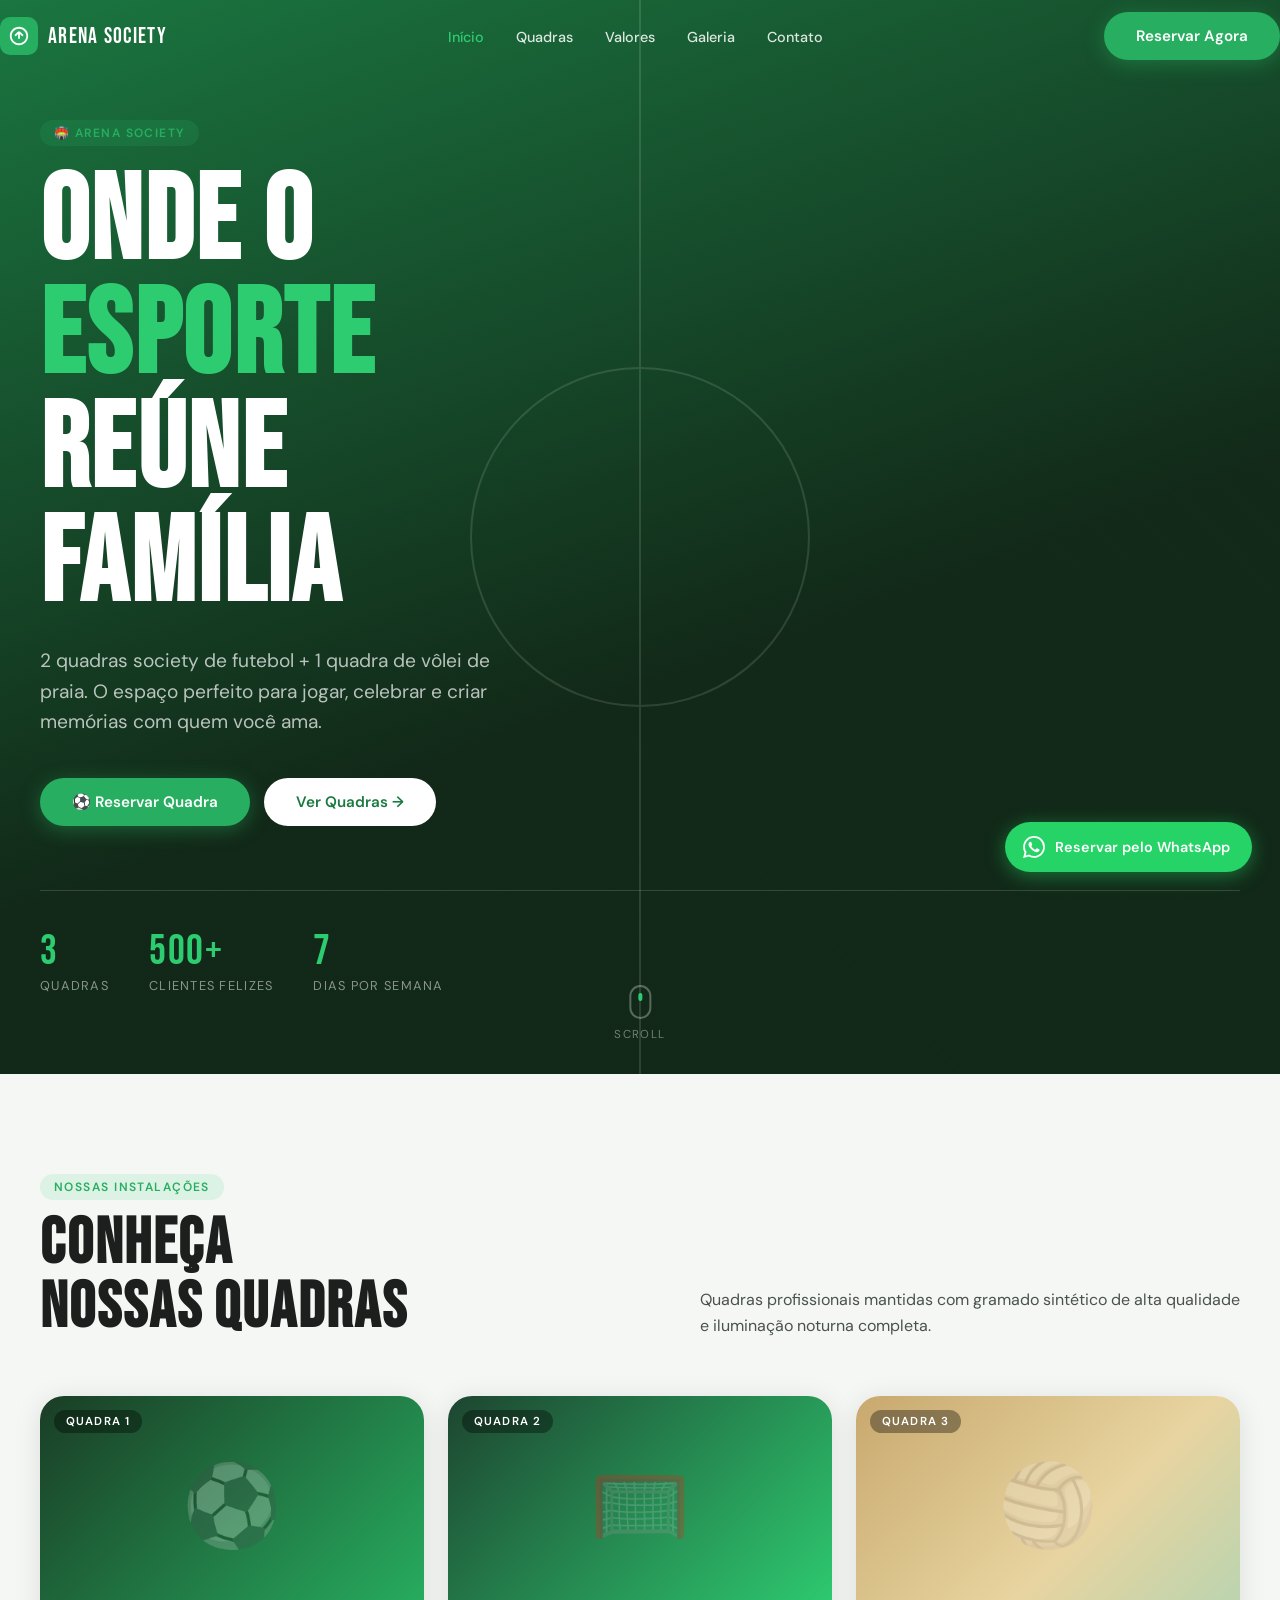
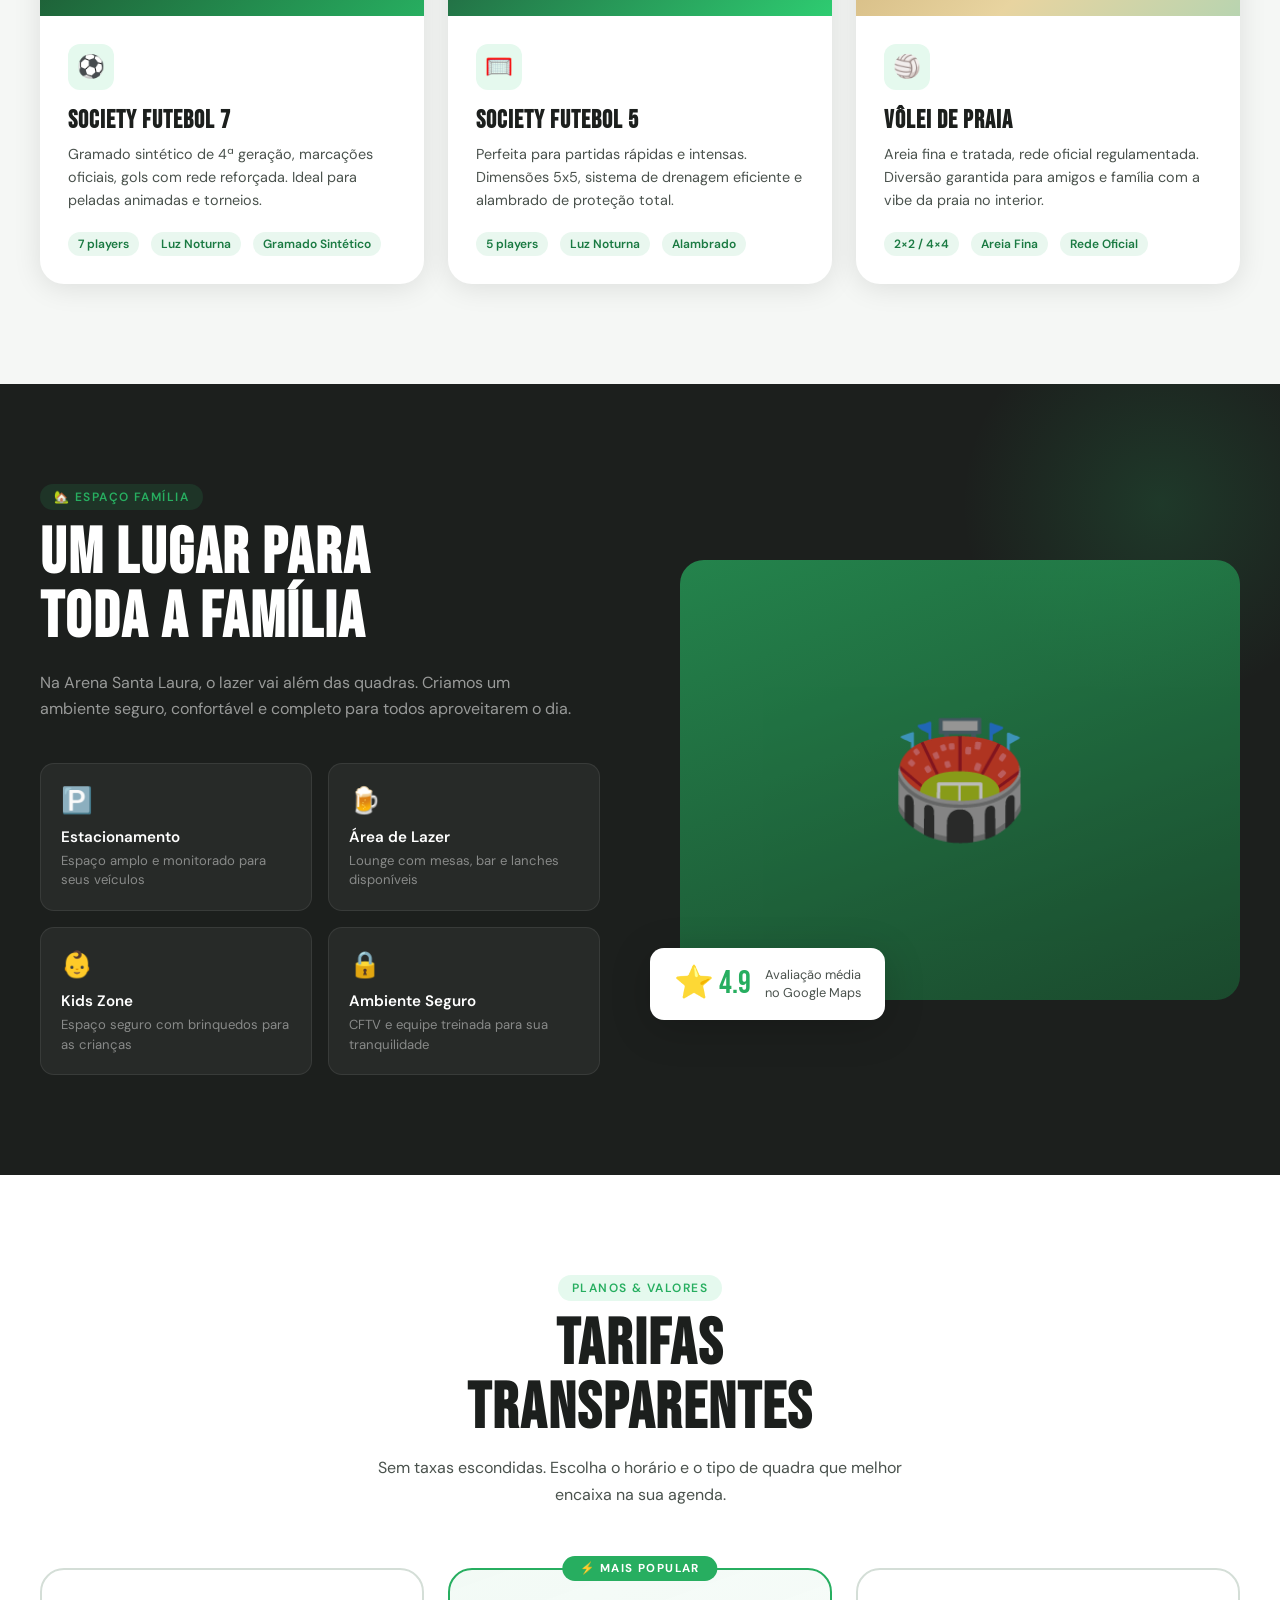
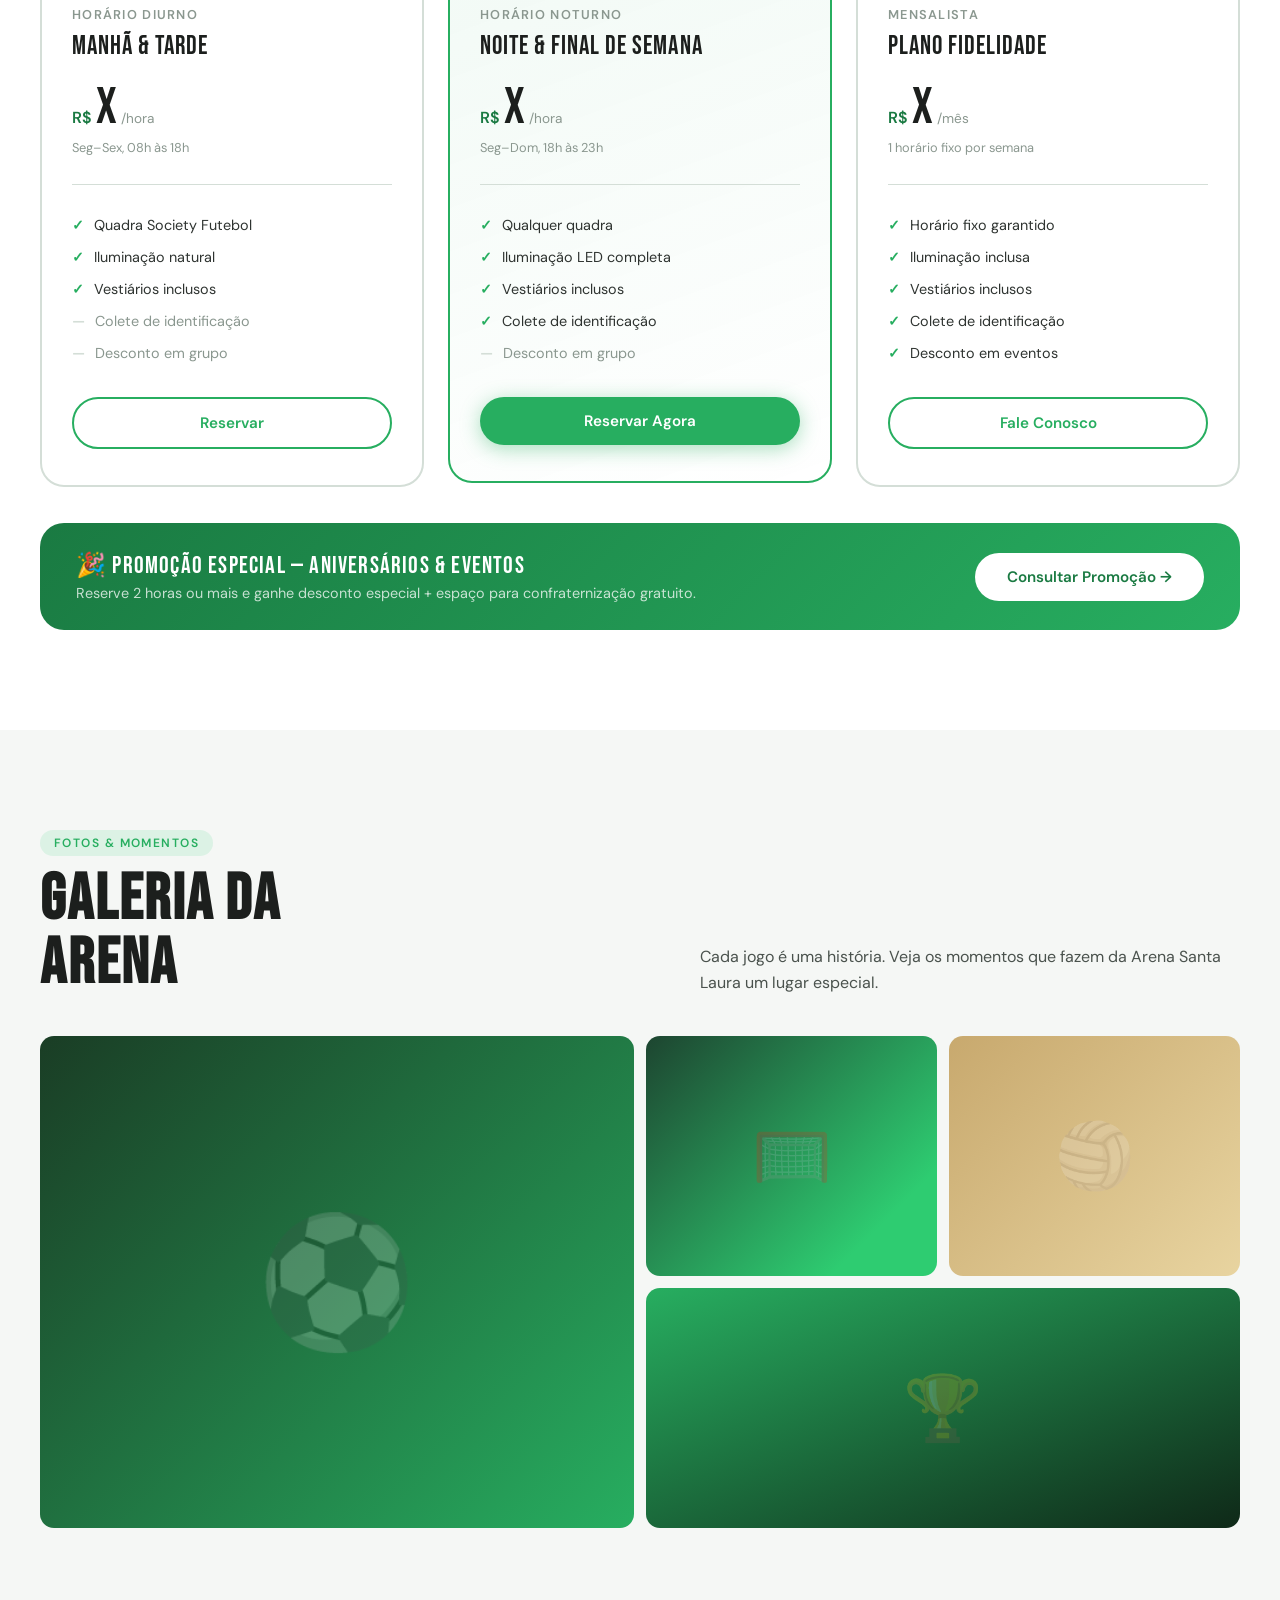
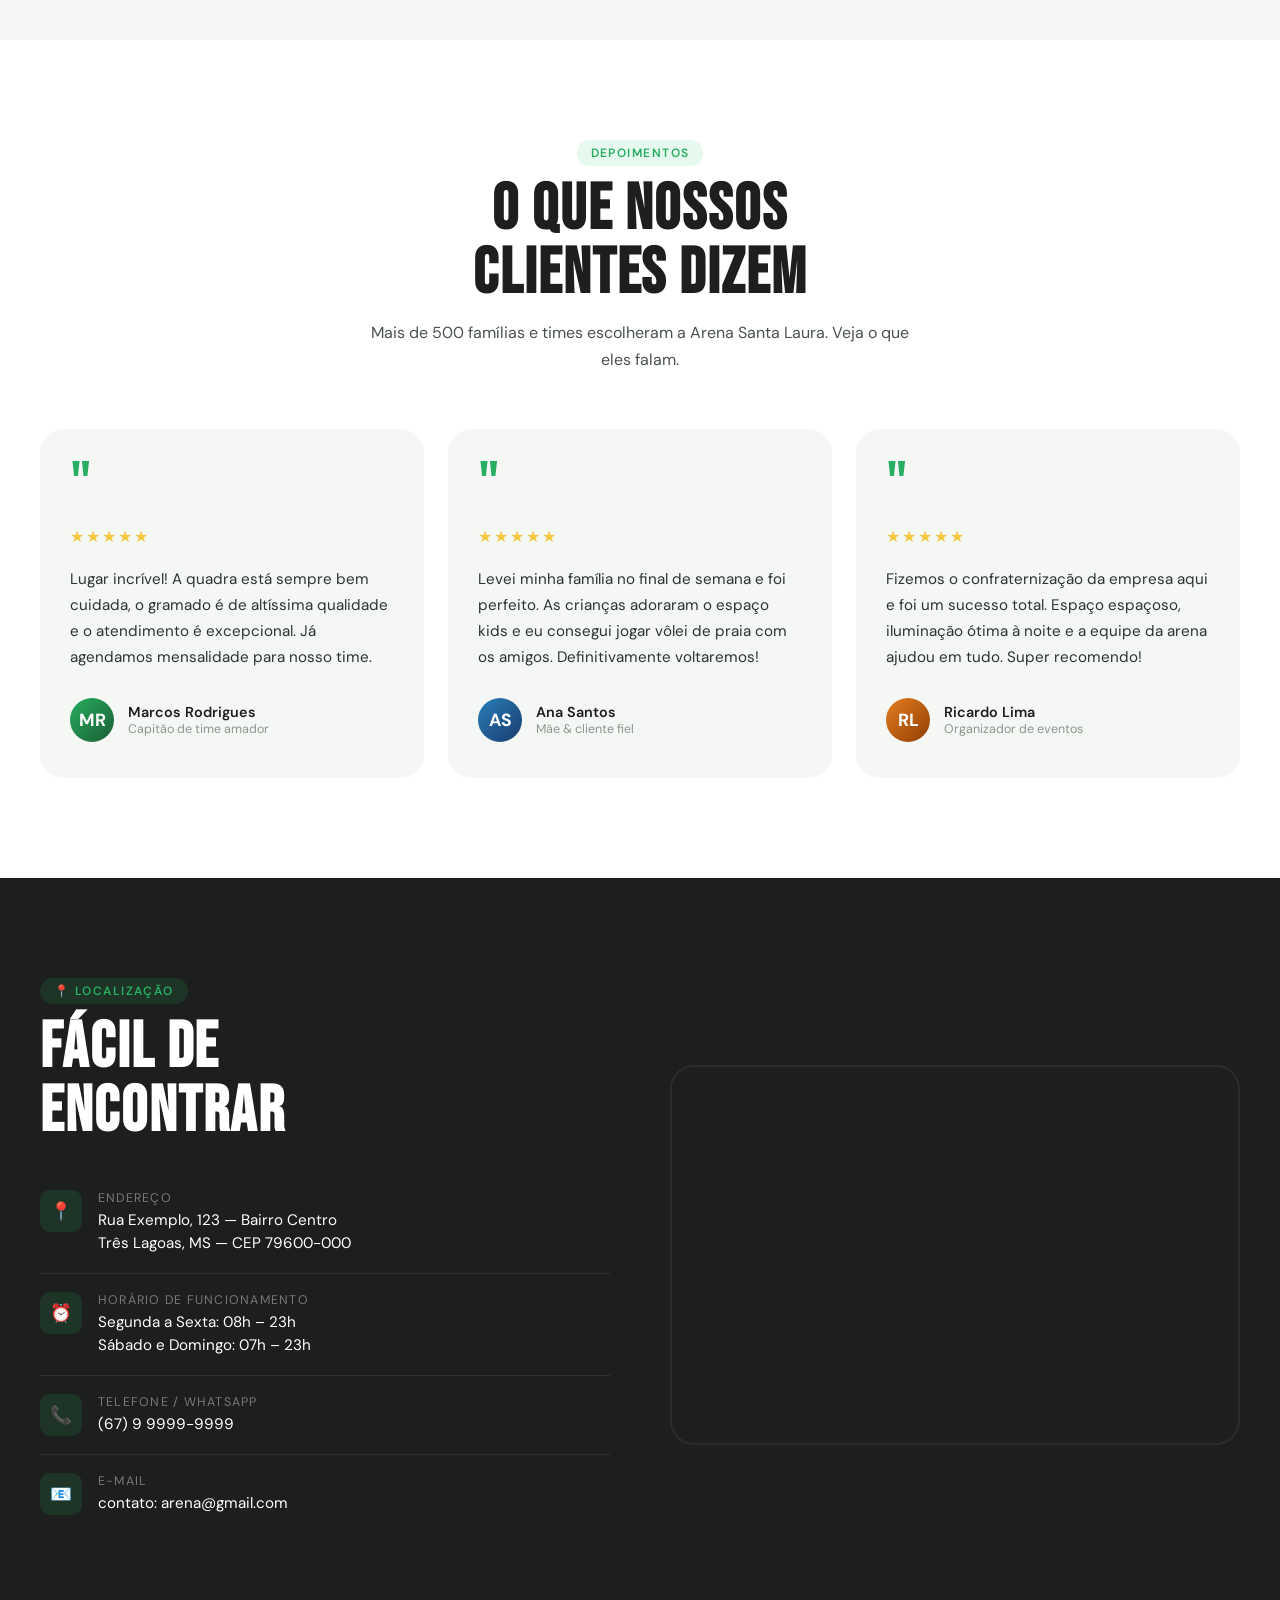
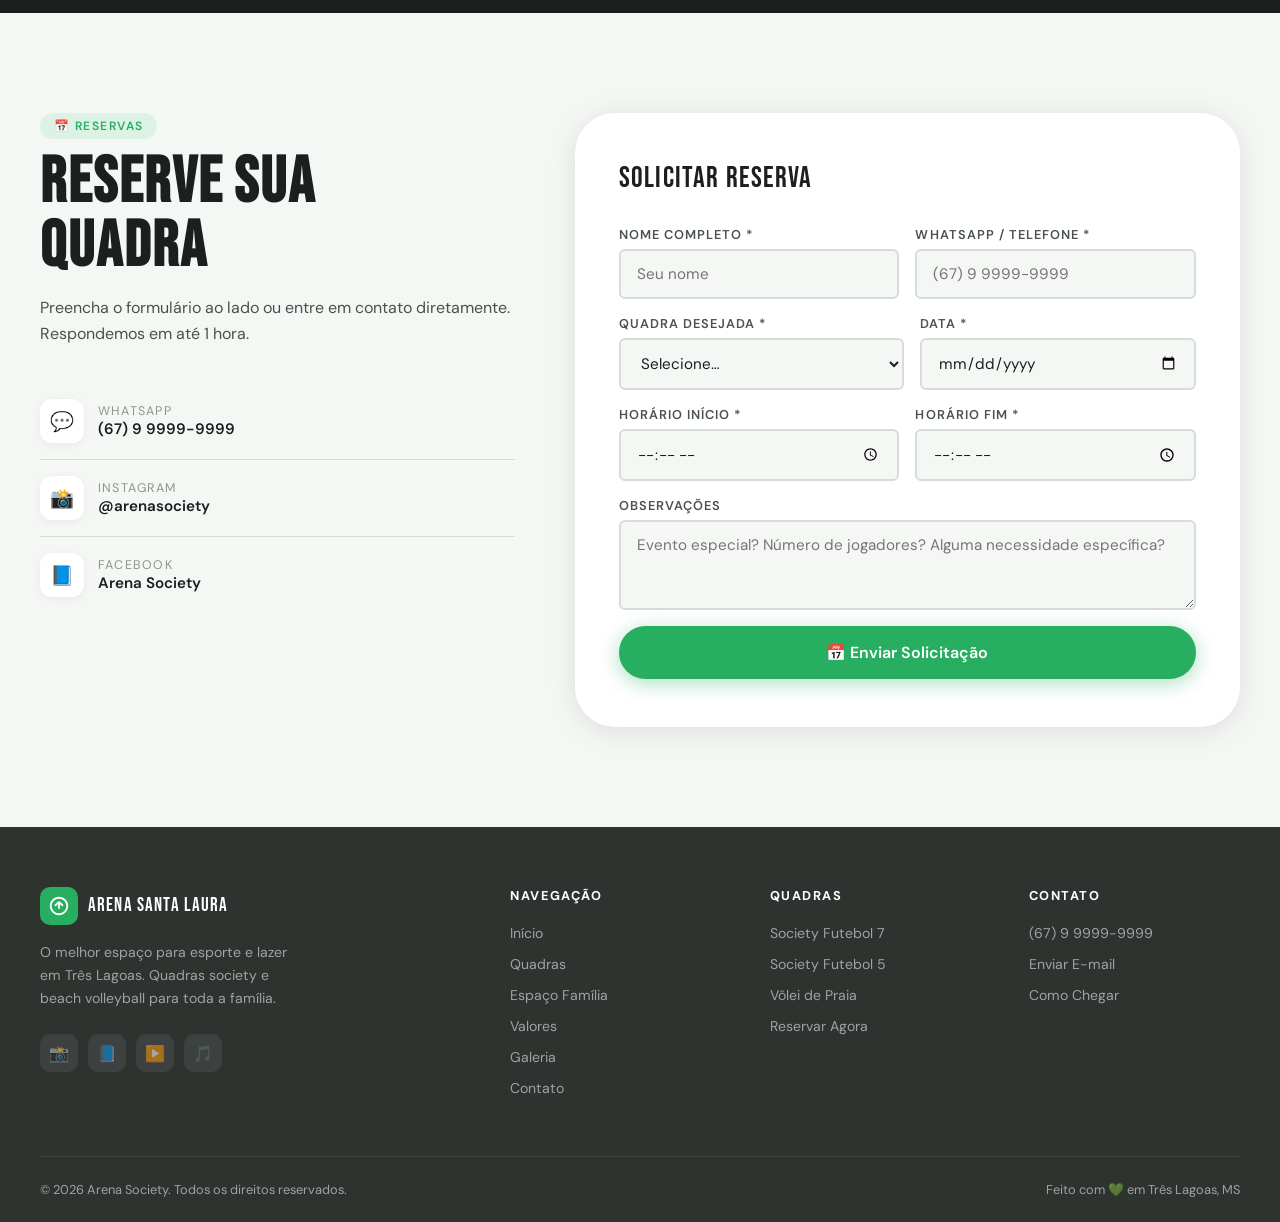
<file: website_soccer/index.html>
<!DOCTYPE html>
<html lang="pt-BR">
<head>
  <meta charset="UTF-8" />
  <meta name="viewport" content="width=device-width, initial-scale=1.0" />
  <title>Arena Society — Quadras & Lazer</title>
  <link rel="stylesheet" href="style.css">
  <link rel="preconnect" href="https://fonts.googleapis.com" />
  <link rel="preconnect" href="https://fonts.gstatic.com" crossorigin />
  <link href="https://fonts.googleapis.com/css2?family=Bebas+Neue&family=DM+Sans:ital,opsz,wght@0,9..40,300;0,9..40,400;0,9..40,500;0,9..40,600;1,9..40,300&display=swap" rel="stylesheet" />
</head>
<body>


<header id="header">
  <div class="container">
    <a href="#hero" class="logo">
      <div class="logo-icon">

        <svg viewBox="0 0 24 24" xmlns="http://www.w3.org/2000/svg">
          <path d="M12 2C6.48 2 2 6.48 2 12s4.48 10 10 10 10-4.48 10-10S17.52 2 12 2zm0 18c-4.41 0-8-3.59-8-8s3.59-8 8-8 8 3.59 8 8-3.59 8-8 8zm-1-13l-4 4 1.41 1.41L11 9.83V15h2V9.83l2.59 2.58L17 11l-4-4h-2z"/>
        </svg>
      </div>
      <span class="logo-text">ARENA SOCIETY</span>
    </a>

    <nav>
      <ul>
        <li><a href="#hero">Início</a></li>
        <li><a href="#courts">Quadras</a></li>
        <li><a href="#pricing">Valores</a></li>
        <li><a href="#gallery">Galeria</a></li>
        <li><a href="#contact">Contato</a></li>
      </ul>
    </nav>

    <div class="header-cta">
      <a href="#contact" class="btn btn-primary">Reservar Agora</a>
    </div>

    <button class="hamburger" id="hamburger" aria-label="Abrir menu">
      <span></span><span></span><span></span>
    </button>
  </div>
</header>


<div class="mobile-nav" id="mobileNav">
  <span class="mobile-close" id="mobileClose">✕</span>
  <a href="#hero"        onclick="closeMobile()">Início</a>
  <a href="#courts"      onclick="closeMobile()">Quadras</a>
  <a href="#pricing"     onclick="closeMobile()">Valores</a>
  <a href="#gallery"     onclick="closeMobile()">Galeria</a>
  <a href="#contact"     onclick="closeMobile()">Contato</a>
  <a href="#contact" class="btn btn-primary" onclick="closeMobile()">Reservar Agora</a>
</div>

<section id="hero">
  <div class="hero-bg"></div>
  <div class="hero-field"></div>
  <div class="container hero-content">
    <div class="hero-eyebrow reveal">
      <span class="tag">🏟️ Arena Society </span>
    </div>
    <h1 class="hero-title reveal">
      ONDE O<br/><span>ESPORTE</span><br/>REÚNE<br/>FAMÍLIA
    </h1>
    <p class="hero-sub reveal">
      2 quadras society de futebol + 1 quadra de vôlei de praia. O espaço perfeito para jogar, celebrar e criar memórias com quem você ama.
    </p>
    <div class="hero-actions reveal">
      <a href="#contact" class="btn btn-primary">
        ⚽ Reservar Quadra
      </a>
      <a href="#courts" class="btn btn-white">
        Ver Quadras →
      </a>
    </div>
    <div class="hero-stats reveal">
      <div>
        <div class="hero-stat-num">3</div>
        <div class="hero-stat-label">Quadras</div>
      </div>
      <div>
        <div class="hero-stat-num">500+</div>
        <div class="hero-stat-label">Clientes Felizes</div>
      </div>
      <div>
        <div class="hero-stat-num">7</div>
        <div class="hero-stat-label">Dias por semana</div>
      </div>
    </div>
  </div>
  <div class="scroll-hint">
    <div class="scroll-mouse"><div class="scroll-dot"></div></div>
    <span>Scroll</span>
  </div>
</section>


<section id="courts">
  <div class="container">
    <div class="courts-header">
      <div>
        <span class="tag reveal">Nossas Instalações</span>
        <h2 class="section-heading reveal" style="margin-top:12px">CONHEÇA<br/>NOSSAS QUADRAS</h2>
      </div>
      <p class="section-sub reveal">Quadras profissionais mantidas com gramado sintético de alta qualidade e iluminação noturna completa.</p>
    </div>
    <div class="courts-grid">


      <div class="court-card reveal">
        <div class="court-visual soccer-1">
          <div class="field-lines">⚽</div>
          <span class="court-badge">Quadra 1</span>
        </div>
        <div class="court-body">
          <div class="court-icon">⚽</div>
          <h3 class="court-name">Society Futebol 7</h3>
          <p class="court-desc">Gramado sintético de 4ª geração, marcações oficiais, gols com rede reforçada. Ideal para peladas animadas e torneios.</p>
          <div class="court-meta">
            <span class="court-tag">7 players</span>
            <span class="court-tag">Luz Noturna</span>
            <span class="court-tag">Gramado Sintético</span>
          </div>
        </div>
      </div>


      <div class="court-card reveal" style="transition-delay:.1s">
        <div class="court-visual soccer-2">
          <div class="field-lines">🥅</div>
          <span class="court-badge">Quadra 2</span>
        </div>
        <div class="court-body">
          <div class="court-icon">🥅</div>
          <h3 class="court-name">Society Futebol 5</h3>
          <p class="court-desc">Perfeita para partidas rápidas e intensas. Dimensões 5x5, sistema de drenagem eficiente e alambrado de proteção total.</p>
          <div class="court-meta">
            <span class="court-tag">5 players</span>
            <span class="court-tag">Luz Noturna</span>
            <span class="court-tag">Alambrado</span>
          </div>
        </div>
      </div>

      <div class="court-card reveal" style="transition-delay:.2s">
        <div class="court-visual beach">
          <div class="field-lines">🏐</div>
          <span class="court-badge">Quadra 3</span>
        </div>
        <div class="court-body">
          <div class="court-icon">🏐</div>
          <h3 class="court-name">Vôlei de Praia</h3>
          <p class="court-desc">Areia fina e tratada, rede oficial regulamentada. Diversão garantida para amigos e família com a vibe da praia no interior.</p>
          <div class="court-meta">
            <span class="court-tag">2×2 / 4×4</span>
            <span class="court-tag">Areia Fina</span>
            <span class="court-tag">Rede Oficial</span>
          </div>
        </div>
      </div>

    </div>
  </div>
</section>


<section id="family">
  <div class="container">
    <div class="family-inner">
      <div class="family-content reveal-left">
        <span class="tag">🏡 Espaço Família</span>
        <h2 class="section-heading">UM LUGAR PARA<br/>TODA A FAMÍLIA</h2>
        <p class="section-sub">Na Arena Santa Laura, o lazer vai além das quadras. Criamos um ambiente seguro, confortável e completo para todos aproveitarem o dia.</p>
        <div class="family-features">
          <div class="family-feat">
            <div class="family-feat-icon">🅿️</div>
            <div class="family-feat-title">Estacionamento</div>
            <div class="family-feat-desc">Espaço amplo e monitorado para seus veículos</div>
          </div>
          <div class="family-feat">
            <div class="family-feat-icon">🍺</div>
            <div class="family-feat-title">Área de Lazer</div>
            <div class="family-feat-desc">Lounge com mesas, bar e lanches disponíveis</div>
          </div>
          <div class="family-feat">
            <div class="family-feat-icon">👶</div>
            <div class="family-feat-title">Kids Zone</div>
            <div class="family-feat-desc">Espaço seguro com brinquedos para as crianças</div>
          </div>
          <div class="family-feat">
            <div class="family-feat-icon">🔒</div>
            <div class="family-feat-title">Ambiente Seguro</div>
            <div class="family-feat-desc">CFTV e equipe treinada para sua tranquilidade</div>
          </div>
        </div>
      </div>
      <div class="family-visual reveal-right">
        <div class="family-vis-main">🏟️</div>
        <div class="family-vis-card">
          <div class="fvc-num">⭐ 4.9</div>
          <div class="fvc-label">Avaliação média<br/>no Google Maps</div>
        </div>
      </div>
    </div>
  </div>
</section>


<section id="pricing">
  <div class="container">
    <div class="pricing-header">
      <span class="tag reveal">Planos & Valores</span>
      <h2 class="section-heading reveal" style="margin-top:12px">TARIFAS<br/>TRANSPARENTES</h2>
      <p class="section-sub reveal">Sem taxas escondidas. Escolha o horário e o tipo de quadra que melhor encaixa na sua agenda.</p>
    </div>
    <div class="pricing-grid">


      <div class="pricing-card reveal">
        <div class="pricing-period">Horário Diurno</div>
        <div class="pricing-name">Manhã & Tarde</div>
        <div class="pricing-price">
          <span class="price-currency">R$</span>
          <span class="price-value">X</span>
          <span class="price-unit">/hora</span>
        </div>
        <p class="pricing-note">Seg–Sex, 08h às 18h</p>
        <div class="pricing-divider"></div>
        <ul class="pricing-features">
          <li>Quadra Society Futebol</li>
          <li>Iluminação natural</li>
          <li>Vestiários inclusos</li>
          <li class="muted">Colete de identificação</li>
          <li class="muted">Desconto em grupo</li>
        </ul>
        <div class="pricing-action">
          <a href="#contact" class="btn btn-outline">Reservar</a>
        </div>
      </div>


      <div class="pricing-card featured reveal" style="transition-delay:.1s">
        <span class="featured-badge">⚡ Mais Popular</span>
        <div class="pricing-period">Horário Noturno</div>
        <div class="pricing-name">Noite & Final de Semana</div>
        <div class="pricing-price">
          <span class="price-currency">R$</span>
          <span class="price-value">X</span>
          <span class="price-unit">/hora</span>
        </div>
        <p class="pricing-note">Seg–Dom, 18h às 23h</p>
        <div class="pricing-divider"></div>
        <ul class="pricing-features">
          <li>Qualquer quadra</li>
          <li>Iluminação LED completa</li>
          <li>Vestiários inclusos</li>
          <li>Colete de identificação</li>
          <li class="muted">Desconto em grupo</li>
        </ul>
        <div class="pricing-action">
          <a href="#contact" class="btn btn-primary">Reservar Agora</a>
        </div>
      </div>


      <div class="pricing-card reveal" style="transition-delay:.2s">
        <div class="pricing-period">Mensalista</div>
        <div class="pricing-name">Plano Fidelidade</div>
        <div class="pricing-price">
          <span class="price-currency">R$</span>
          <span class="price-value">X</span>
          <span class="price-unit">/mês</span>
        </div>
        <p class="pricing-note">1 horário fixo por semana</p>
        <div class="pricing-divider"></div>
        <ul class="pricing-features">
          <li>Horário fixo garantido</li>
          <li>Iluminação inclusa</li>
          <li>Vestiários inclusos</li>
          <li>Colete de identificação</li>
          <li>Desconto em eventos</li>
        </ul>
        <div class="pricing-action">
          <a href="#contact" class="btn btn-outline">Fale Conosco</a>
        </div>
      </div>

    </div>

    <div class="reveal" style="margin-top:36px; background:linear-gradient(135deg, var(--green-dark), var(--green)); border-radius:var(--radius-lg); padding:28px 36px; display:flex; align-items:center; justify-content:space-between; flex-wrap:wrap; gap:16px; color:#fff;">
      <div>
        <div style="font-family:var(--font-display); font-size:1.5rem; letter-spacing:.05em;">🎉 PROMOÇÃO ESPECIAL — ANIVERSÁRIOS & EVENTOS</div>
        <div style="font-size:.9rem; opacity:.75; margin-top:4px;">Reserve 2 horas ou mais e ganhe desconto especial + espaço para confraternização gratuito.</div>
      </div>
      <a href="#contact" class="btn btn-white">Consultar Promoção →</a>
    </div>
  </div>
</section>


<section id="gallery">
  <div class="container">
    <div class="gallery-header">
      <div>
        <span class="tag reveal">Fotos & Momentos</span>
        <h2 class="section-heading reveal" style="margin-top:12px">GALERIA DA<br/>ARENA</h2>
      </div>
      <p class="section-sub reveal">Cada jogo é uma história. Veja os momentos que fazem da Arena Santa Laura um lugar especial.</p>
    </div>
    <div class="gallery-grid">
      <div class="gallery-item reveal">
        <div class="gallery-placeholder gp1">
          <div class="gallery-icon">⚽</div>
        </div>
        <div class="gallery-overlay"><span>🔍</span></div>
      </div>
      <div class="gallery-item reveal" style="transition-delay:.08s">
        <div class="gallery-placeholder gp2">
          <div class="gallery-icon">🥅</div>
        </div>
        <div class="gallery-overlay"><span>🔍</span></div>
      </div>
      <div class="gallery-item reveal" style="transition-delay:.16s">
        <div class="gallery-placeholder gp3">
          <div class="gallery-icon">🏐</div>
        </div>
        <div class="gallery-overlay"><span>🔍</span></div>
      </div>
      <div class="gallery-item reveal" style="transition-delay:.24s">
        <div class="gallery-placeholder gp4">
          <div class="gallery-icon">🏆</div>
        </div>
        <div class="gallery-overlay"><span>🔍</span></div>
      </div>
      <div class="gallery-item reveal" style="transition-delay:.32s">
        <div class="gallery-placeholder gp5">
          <div class="gallery-icon">🎉</div>
        </div>
        <div class="gallery-overlay"><span>🔍</span></div>
      </div>
      <div class="gallery-item reveal" style="transition-delay:.40s">
        <div class="gallery-placeholder gp6">
          <div class="gallery-icon">👨‍👩‍👧‍👦</div>
        </div>
        <div class="gallery-overlay"><span>🔍</span></div>
      </div>
    </div>
  </div>
</section>


<section id="testimonials">
  <div class="container">
    <div class="testi-header">
      <span class="tag reveal">Depoimentos</span>
      <h2 class="section-heading reveal" style="margin-top:12px">O QUE NOSSOS<br/>CLIENTES DIZEM</h2>
      <p class="section-sub reveal">Mais de 500 famílias e times escolheram a Arena Santa Laura. Veja o que eles falam.</p>
    </div>
    <div class="testi-grid">

      <div class="testi-card reveal">
        <div class="testi-quote">"</div>
        <div class="testi-stars">★★★★★</div>
        <p class="testi-text">Lugar incrível! A quadra está sempre bem cuidada, o gramado é de altíssima qualidade e o atendimento é excepcional. Já agendamos mensalidade para nosso time.</p>
        <div class="testi-author">
          <div class="testi-avatar av1">MR</div>
          <div>
            <div class="testi-name">Marcos Rodrigues</div>
            <div class="testi-role">Capitão de time amador</div>
          </div>
        </div>
      </div>

      <div class="testi-card reveal" style="transition-delay:.1s">
        <div class="testi-quote">"</div>
        <div class="testi-stars">★★★★★</div>
        <p class="testi-text">Levei minha família no final de semana e foi perfeito. As crianças adoraram o espaço kids e eu consegui jogar vôlei de praia com os amigos. Definitivamente voltaremos!</p>
        <div class="testi-author">
          <div class="testi-avatar av2">AS</div>
          <div>
            <div class="testi-name">Ana Santos</div>
            <div class="testi-role">Mãe & cliente fiel</div>
          </div>
        </div>
      </div>

      <div class="testi-card reveal" style="transition-delay:.2s">
        <div class="testi-quote">"</div>
        <div class="testi-stars">★★★★★</div>
        <p class="testi-text">Fizemos o confraternização da empresa aqui e foi um sucesso total. Espaço espaçoso, iluminação ótima à noite e a equipe da arena ajudou em tudo. Super recomendo!</p>
        <div class="testi-author">
          <div class="testi-avatar av3">RL</div>
          <div>
            <div class="testi-name">Ricardo Lima</div>
            <div class="testi-role">Organizador de eventos</div>
          </div>
        </div>
      </div>

    </div>
  </div>
</section>


<section id="location">
  <div class="container">
    <div class="location-inner">
      <div class="location-content reveal-left">
        <span class="tag">📍 Localização</span>
        <h2 class="section-heading">FÁCIL DE<br/>ENCONTRAR</h2>

        <div class="location-info-item">
          <div class="loc-icon">📍</div>
          <div>
            <div class="loc-label">Endereço</div>
            <div class="loc-value">Rua Exemplo, 123 — Bairro Centro<br/>Três Lagoas, MS — CEP 79600-000</div>
          </div>
        </div>

        <div class="location-info-item">
          <div class="loc-icon">⏰</div>
          <div>
            <div class="loc-label">Horário de Funcionamento</div>
            <div class="loc-value">Segunda a Sexta: 08h – 23h<br/>Sábado e Domingo: 07h – 23h</div>
          </div>
        </div>

        <div class="location-info-item">
          <div class="loc-icon">📞</div>
          <div>
            <div class="loc-label">Telefone / WhatsApp</div>
            <div class="loc-value">(67) 9 9999-9999</div>
          </div>
        </div>

        <div class="location-info-item">
          <div class="loc-icon">📧</div>
          <div>
            <div class="loc-label">E-mail</div>
            <div class="loc-value">contato: arena@gmail.com</div>
          </div>
        </div>
      </div>

      <div class="map-wrapper reveal-right">

        <iframe
          src="https://www.google.com/maps/embed?pb=!1m18!1m12!1m3!1d116885.50977388!2d-51.74862!3d-20.7509!2m3!1f0!2f0!3f0!3m2!1i1024!2i768!4f13.1!3m3!1m2!1s0x9486e7e2b1fa2e45%3A0x1234abcd5678ef90!2sTr%C3%AAs%20Lagoas%2C%20MS!5e0!3m2!1spt-BR!2sbr!4v1691000000000"
          allowfullscreen=""
          loading="lazy"
          referrerpolicy="no-referrer-when-downgrade"
          title="Mapa Arena Society Santa Laura">
        </iframe>
      </div>
    </div>
  </div>
</section>


<section id="contact">
  <div class="container">
    <div class="contact-inner">

      <div class="contact-aside reveal-left">
        <span class="tag">📅 Reservas</span>
        <h2 class="section-heading">RESERVE SUA<br/>QUADRA</h2>
        <p class="section-sub">Preencha o formulário ao lado ou entre em contato diretamente. Respondemos em até 1 hora.</p>

        <div class="contact-channel">
          <div class="ch-icon">💬</div>
          <div>
            <div class="ch-label">WhatsApp</div>
            <div class="ch-value">(67) 9 9999-9999</div>
          </div>
        </div>
        <div class="contact-channel">
          <div class="ch-icon">📸</div>
          <div>
            <div class="ch-label">Instagram</div>
            <div class="ch-value">@arenasociety</div>
          </div>
        </div>
        <div class="contact-channel">
          <div class="ch-icon">📘</div>
          <div>
            <div class="ch-label">Facebook</div>
            <div class="ch-value">Arena Society</div>
          </div>
        </div>
      </div>

      <div class="reveal-right">
        <div class="booking-form" id="bookingForm">
          <div class="form-title">Solicitar Reserva</div>

          <div class="form-row">
            <div class="form-group">
              <label>Nome Completo *</label>
              <input type="text" placeholder="Seu nome" required />
            </div>
            <div class="form-group">
              <label>WhatsApp / Telefone *</label>
              <input type="tel" placeholder="(67) 9 9999-9999" required />
            </div>
          </div>

          <div class="form-row">
            <div class="form-group">
              <label>Quadra Desejada *</label>
              <select required>
                <option value="" disabled selected>Selecione…</option>
                <option>⚽ Society Futebol 7 (Quadra 1)</option>
                <option>⚽ Society Futebol 5 (Quadra 2)</option>
                <option>🏐 Vôlei de Praia (Quadra 3)</option>
              </select>
            </div>
            <div class="form-group">
              <label>Data *</label>
              <input type="date" required />
            </div>
          </div>

          <div class="form-row">
            <div class="form-group">
              <label>Horário Início *</label>
              <input type="time" required />
            </div>
            <div class="form-group">
              <label>Horário Fim *</label>
              <input type="time" required />
            </div>
          </div>

          <div class="form-group">
            <label>Observações</label>
            <textarea placeholder="Evento especial? Número de jogadores? Alguma necessidade específica?"></textarea>
          </div>

          <div class="form-submit">
            <button class="btn btn-primary" onclick="submitForm(event)">
              📅 Enviar Solicitação
            </button>
          </div>
        </div>

        <!-- Success state -->
        <div class="form-success" id="formSuccess">
          <div class="success-icon">✅</div>
          <h3 style="font-family:var(--font-display); font-size:1.8rem; margin-bottom:10px;">RESERVA SOLICITADA!</h3>
          <p>Recebemos sua solicitação. Entraremos em contato pelo WhatsApp em até 1 hora para confirmar disponibilidade.</p>
          <br/>
          <a href="#" onclick="resetForm()" class="btn btn-outline" style="margin:auto; display:inline-flex;">Nova Reserva</a>
        </div>
      </div>

    </div>
  </div>
</section>


<footer>
  <div class="container">
    <div class="footer-grid">
      <div class="footer-brand">
        <a href="#hero" class="logo">
          <div class="logo-icon"><svg viewBox="0 0 24 24"><path d="M12 2C6.48 2 2 6.48 2 12s4.48 10 10 10 10-4.48 10-10S17.52 2 12 2zm0 18c-4.41 0-8-3.59-8-8s3.59-8 8-8 8 3.59 8 8-3.59 8-8 8zm-1-13l-4 4 1.41 1.41L11 9.83V15h2V9.83l2.59 2.58L17 11l-4-4h-2z"/></svg></div>
          <span class="logo-text">ARENA SANTA LAURA</span>
        </a>
        <p>O melhor espaço para esporte e lazer em Três Lagoas. Quadras society e beach volleyball para toda a família.</p>
        <div class="social-links">
          <a href="#" class="social-link" aria-label="Instagram">📸</a>
          <a href="#" class="social-link" aria-label="Facebook">📘</a>
          <a href="#" class="social-link" aria-label="YouTube">▶️</a>
          <a href="#" class="social-link" aria-label="TikTok">🎵</a>
        </div>
      </div>

      <div class="footer-col">
        <h4>Navegação</h4>
        <ul>
          <li><a href="#hero">Início</a></li>
          <li><a href="#courts">Quadras</a></li>
          <li><a href="#family">Espaço Família</a></li>
          <li><a href="#pricing">Valores</a></li>
          <li><a href="#gallery">Galeria</a></li>
          <li><a href="#contact">Contato</a></li>
        </ul>
      </div>

      <div class="footer-col">
        <h4>Quadras</h4>
        <ul>
          <li><a href="#courts">Society Futebol 7</a></li>
          <li><a href="#courts">Society Futebol 5</a></li>
          <li><a href="#courts">Vôlei de Praia</a></li>
          <li><a href="#contact">Reservar Agora</a></li>
        </ul>
      </div>

      <div class="footer-col">
        <h4>Contato</h4>
        <ul>
          <li><a href="tel:+556799999999">(67) 9 9999-9999</a></li>
          <li><a href="e-mail:arenasociety@gmail.com">Enviar E-mail</a></li>
          <li><a href="#location">Como Chegar</a></li>
        </ul>
      </div>
    </div>

    <div class="footer-bottom">
      <span>© 2026 Arena Society. Todos os direitos reservados.</span>
      <span>Feito com 💚 em Três Lagoas, MS</span>
    </div>
  </div>
</footer>


<a
  href="https://wa.me/5567999999999?text=Olá!%20Quero%20reservar%20uma%20quadra%20na%20Arena%20Santa%20Laura."
  class="whatsapp-float"
  target="_blank"
  rel="noopener"
  aria-label="Chamar no WhatsApp"
>
  <svg viewBox="0 0 24 24" xmlns="http://www.w3.org/2000/svg">
    <path d="M17.472 14.382c-.297-.149-1.758-.867-2.03-.967-.273-.099-.471-.148-.67.15-.197.297-.767.966-.94 1.164-.173.199-.347.223-.644.075-.297-.15-1.255-.463-2.39-1.475-.883-.788-1.48-1.761-1.653-2.059-.173-.297-.018-.458.13-.606.134-.133.298-.347.446-.52.149-.174.198-.298.298-.497.099-.198.05-.371-.025-.52-.075-.149-.669-1.612-.916-2.207-.242-.579-.487-.5-.669-.51-.173-.008-.371-.01-.57-.01-.198 0-.52.074-.792.372-.272.297-1.04 1.016-1.04 2.479 0 1.462 1.065 2.875 1.213 3.074.149.198 2.096 3.2 5.077 4.487.709.306 1.262.489 1.694.625.712.227 1.36.195 1.871.118.571-.085 1.758-.719 2.006-1.413.248-.694.248-1.289.173-1.413-.074-.124-.272-.198-.57-.347m-5.421 7.403h-.004a9.87 9.87 0 01-5.031-1.378l-.361-.214-3.741.982.998-3.648-.235-.374a9.86 9.86 0 01-1.51-5.26c.001-5.45 4.436-9.884 9.888-9.884 2.64 0 5.122 1.03 6.988 2.898a9.825 9.825 0 012.893 6.994c-.003 5.45-4.437 9.884-9.885 9.884m8.413-18.297A11.815 11.815 0 0012.05 0C5.495 0 .16 5.335.157 11.892c0 2.096.547 4.142 1.588 5.945L.057 24l6.305-1.654a11.882 11.882 0 005.683 1.448h.005c6.554 0 11.89-5.335 11.893-11.893a11.821 11.821 0 00-3.48-8.413z"/>
  </svg>
  <span class="wapp-text">Reservar pelo WhatsApp</span>
</a>
<script src="app.js"></script>
</body>
</html>
</file>
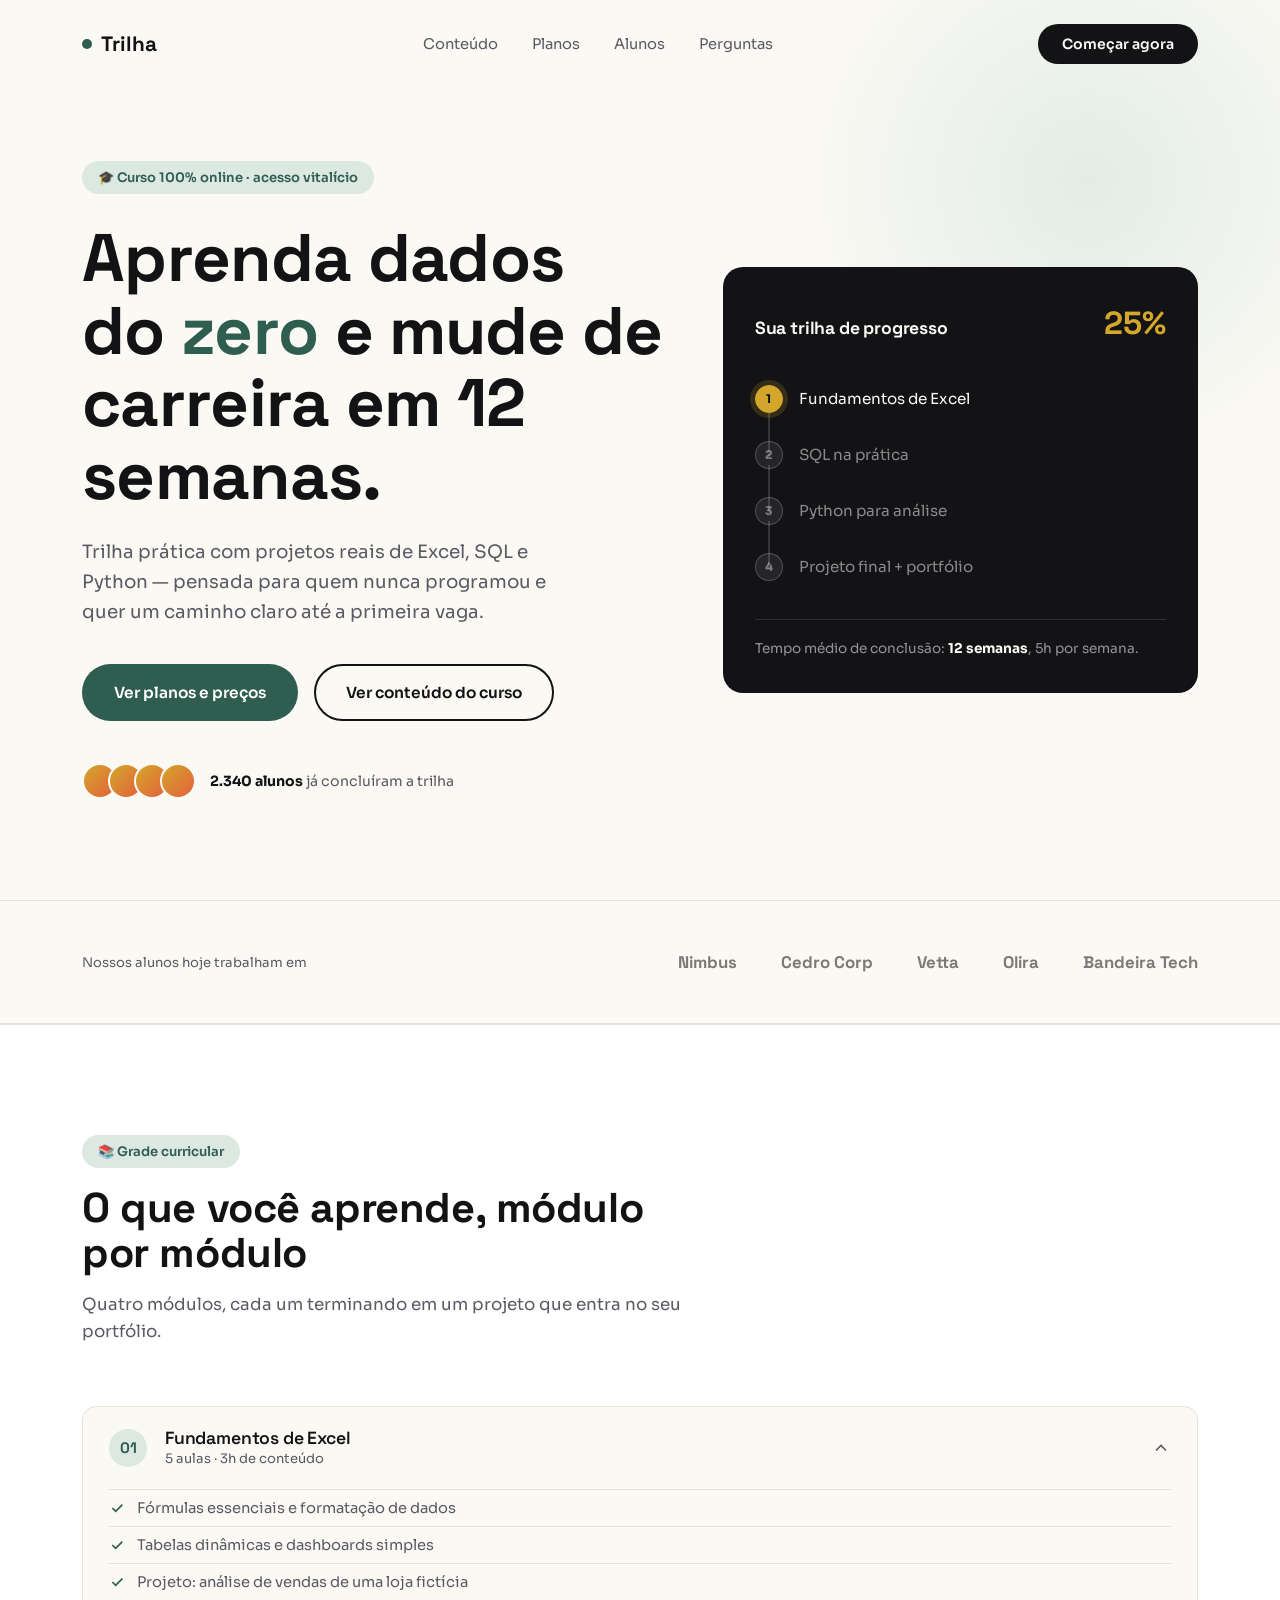
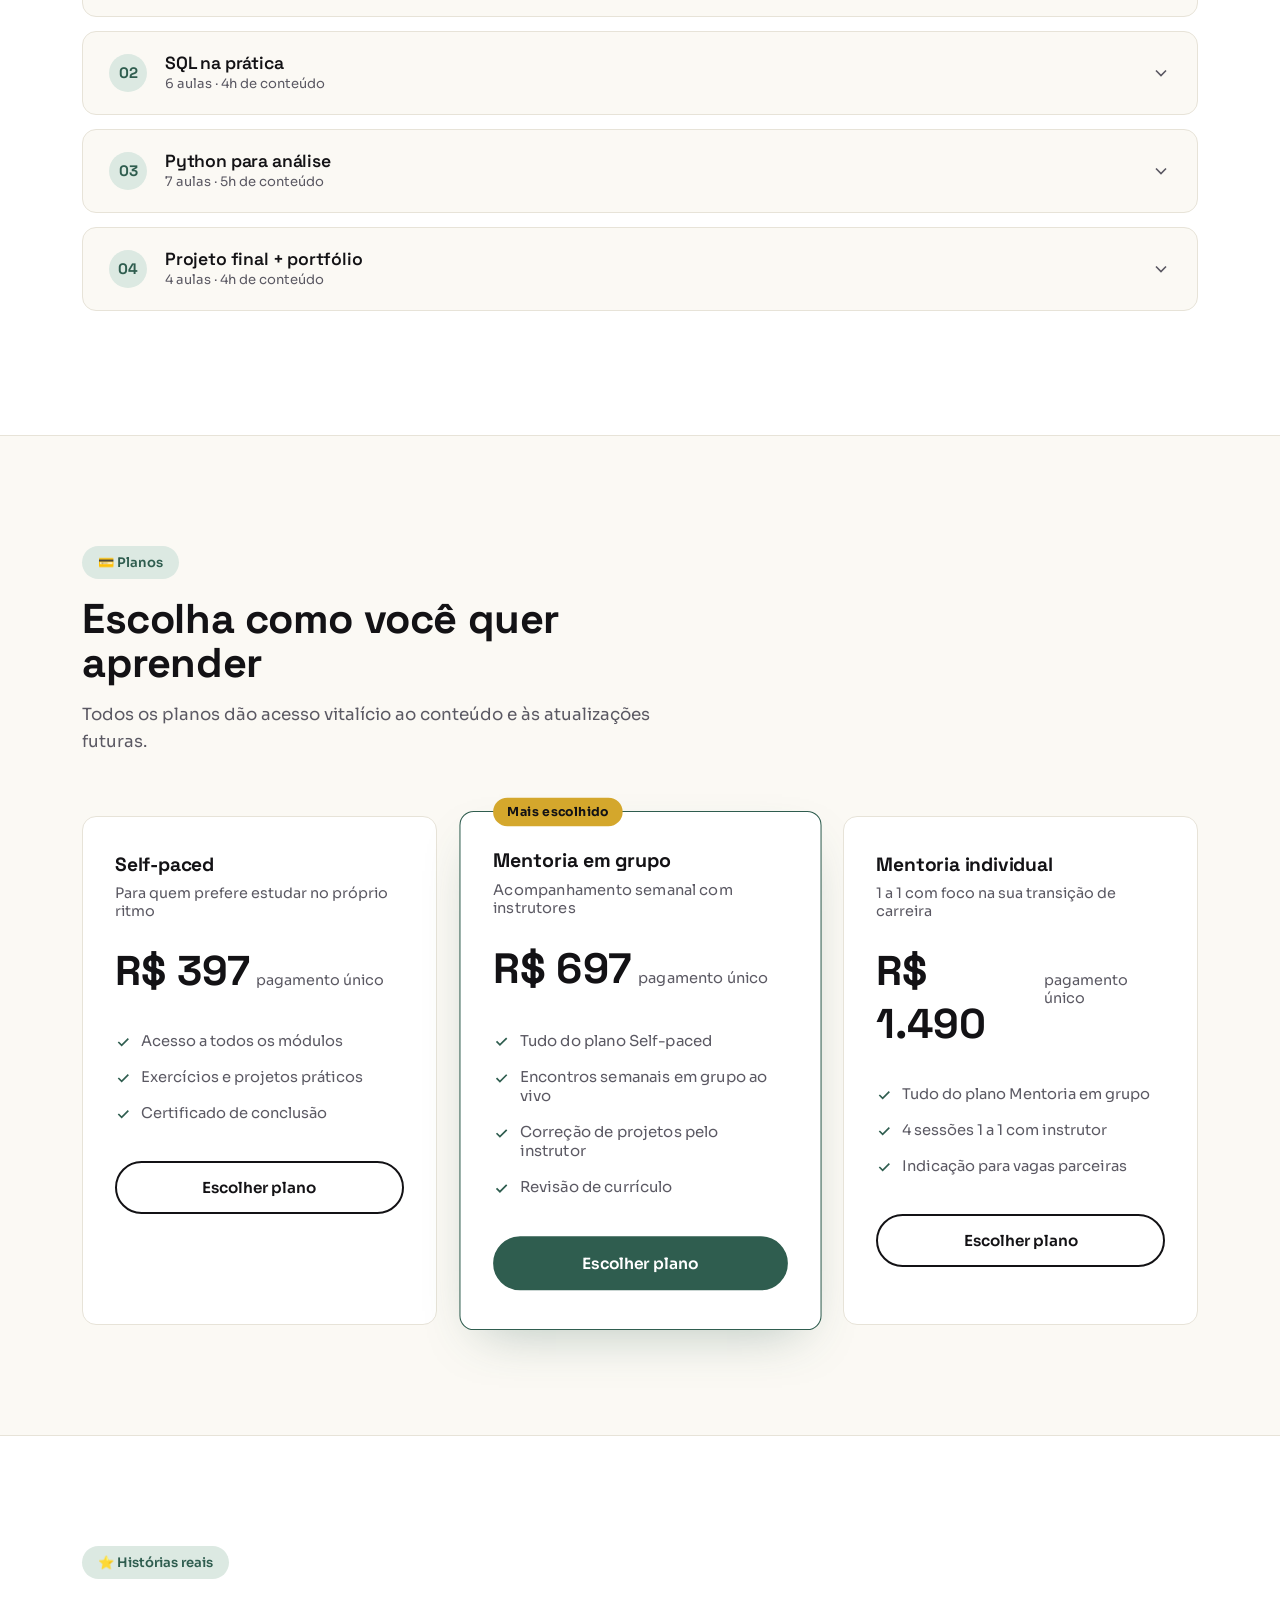
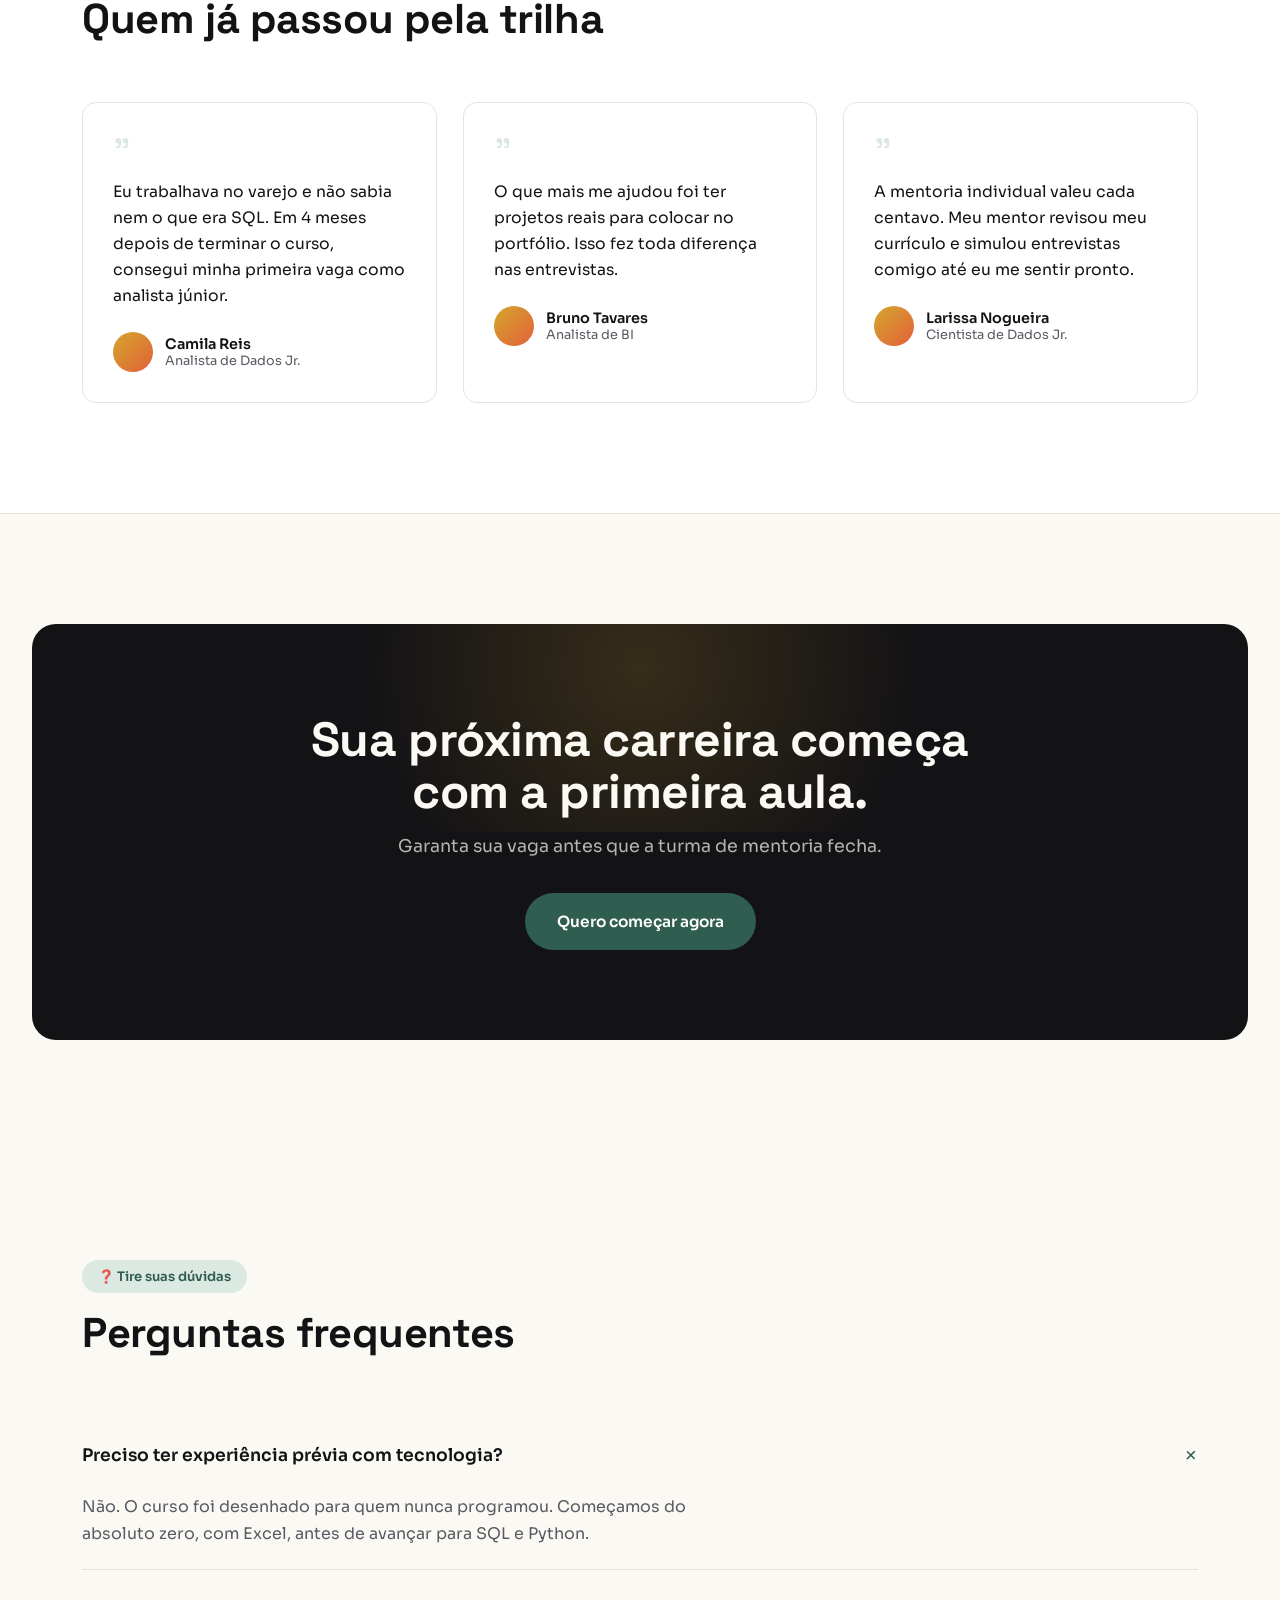
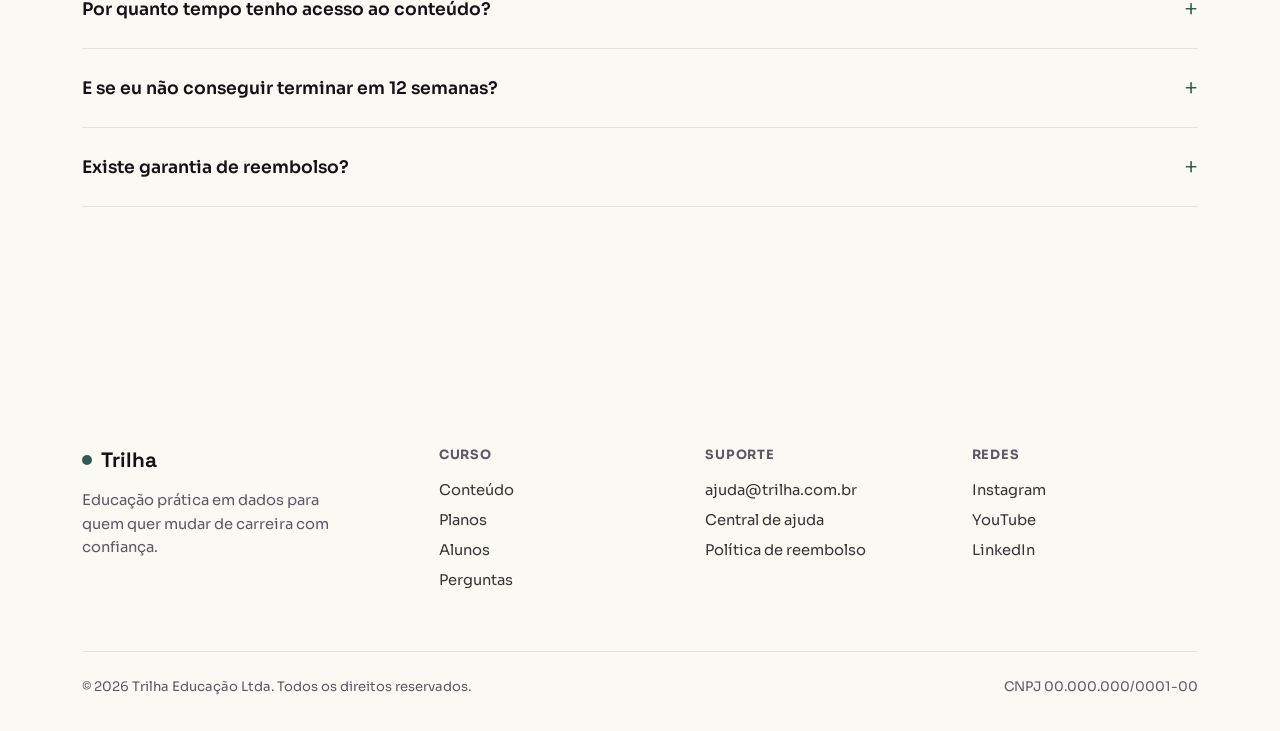
<file: website_courses/cursos.html>
<!DOCTYPE html>
<html lang="pt-BR">
<head>
<meta charset="UTF-8">
<meta name="viewport" content="width=device-width, initial-scale=1.0">
<title>Trilha — Curso de Dados para Iniciantes</title>
<link rel="preconnect" href="https://fonts.googleapis.com">
<link href="https://fonts.googleapis.com/css2?family=Space+Grotesk:wght@400;500;600;700&family=Sora:wght@300;400;500;600;700;800&display=swap" rel="stylesheet">
<link rel="stylesheet" href="style.css">
</head>
<body>

<header id="siteHeader">
  <div class="wrap nav">
    <a href="#top" class="brand"><span class="dot"></span>Trilha</a>
    <nav class="navlinks">
      <a href="#conteudo">Conteúdo</a>
      <a href="#planos">Planos</a>
      <a href="#alunos">Alunos</a>
      <a href="#faq">Perguntas</a>
    </nav>
    <a href="#planos" class="nav-cta">Começar agora</a>
    <button class="burger" id="burgerBtn" aria-label="Abrir menu"><span></span><span></span><span></span></button>
  </div>
</header>

<div class="mobile-drawer" id="mobileDrawer">
  <button class="close" id="closeDrawer" aria-label="Fechar menu">&times;</button>
  <a href="#conteudo">Conteúdo</a>
  <a href="#planos">Planos</a>
  <a href="#alunos">Alunos</a>
  <a href="#faq">Perguntas</a>
  <a href="#planos">Começar agora</a>
</div>

<main id="top">
  <section class="hero">
    <div class="wrap hero-grid">
      <div>
        <div class="eyebrow">🎓 Curso 100% online · acesso vitalício</div>
        <h1>Aprenda dados do <span class="accent">zero</span> e mude de carreira em 12 semanas.</h1>
        <p class="lead">Trilha prática com projetos reais de Excel, SQL e Python — pensada para quem nunca programou e quer um caminho claro até a primeira vaga.</p>
        <div class="hero-ctas">
          <a href="#planos" class="btn btn-primary">Ver planos e preços</a>
          <a href="#conteudo" class="btn btn-ghost">Ver conteúdo do curso</a>
        </div>
        <div class="hero-trust">
          <div class="avatar-stack"><span></span><span></span><span></span><span></span></div>
          <div class="txt"><strong>2.340 alunos</strong> já concluíram a trilha</div>
        </div>
      </div>
      <div class="journey-card">
        <div class="journey-head">
          <h3>Sua trilha de progresso</h3>
          <div class="journey-pct" id="journeyPct">0%</div>
        </div>
        <div class="journey-steps" id="journeySteps">
          <div class="jstep" data-step="1"><div class="dot">1</div><div class="label">Fundamentos de Excel</div></div>
          <div class="jstep" data-step="2"><div class="dot">2</div><div class="label">SQL na prática</div></div>
          <div class="jstep" data-step="3"><div class="dot">3</div><div class="label">Python para análise</div></div>
          <div class="jstep" data-step="4"><div class="dot">4</div><div class="label">Projeto final + portfólio</div></div>
        </div>
        <div class="journey-foot">Tempo médio de conclusão: <strong style="color:#fbf9f4">12 semanas</strong>, 5h por semana.</div>
      </div>
    </div>
  </section>

  <section class="logos">
    <div class="wrap">
      <span class="label">Nossos alunos hoje trabalham em</span>
      <div class="logo-row">
        <span>Nimbus</span><span>Cedro Corp</span><span>Vetta</span><span>Olira</span><span>Bandeira&nbsp;Tech</span>
      </div>
    </div>
  </section>

  <section class="curriculum" id="conteudo">
    <div class="wrap">
      <div class="section-head">
        <div class="eyebrow">📚 Grade curricular</div>
        <h2>O que você aprende, módulo por módulo</h2>
        <p>Quatro módulos, cada um terminando em um projeto que entra no seu portfólio.</p>
      </div>
      <div id="moduleList">
        <div class="module open">
          <div class="module-head">
            <div class="module-head-left">
              <div class="module-num">01</div>
              <div><h3>Fundamentos de Excel</h3><div class="module-meta">5 aulas · 3h de conteúdo</div></div>
            </div>
            <svg class="module-chevron" width="20" height="20" viewBox="0 0 24 24" fill="none" stroke="currentColor" stroke-width="2"><path d="M6 9l6 6 6-6"/></svg>
          </div>
          <div class="module-body">
            <ul>
              <li><svg width="16" height="16" viewBox="0 0 24 24" fill="none" stroke="currentColor" stroke-width="2.5"><path d="M5 12l5 5L20 7"/></svg>Fórmulas essenciais e formatação de dados</li>
              <li><svg width="16" height="16" viewBox="0 0 24 24" fill="none" stroke="currentColor" stroke-width="2.5"><path d="M5 12l5 5L20 7"/></svg>Tabelas dinâmicas e dashboards simples</li>
              <li><svg width="16" height="16" viewBox="0 0 24 24" fill="none" stroke="currentColor" stroke-width="2.5"><path d="M5 12l5 5L20 7"/></svg>Projeto: análise de vendas de uma loja fictícia</li>
            </ul>
          </div>
        </div>
        <div class="module">
          <div class="module-head">
            <div class="module-head-left">
              <div class="module-num">02</div>
              <div><h3>SQL na prática</h3><div class="module-meta">6 aulas · 4h de conteúdo</div></div>
            </div>
            <svg class="module-chevron" width="20" height="20" viewBox="0 0 24 24" fill="none" stroke="currentColor" stroke-width="2"><path d="M6 9l6 6 6-6"/></svg>
          </div>
          <div class="module-body">
            <ul>
              <li><svg width="16" height="16" viewBox="0 0 24 24" fill="none" stroke="currentColor" stroke-width="2.5"><path d="M5 12l5 5L20 7"/></svg>Consultas com SELECT, JOIN e filtros</li>
              <li><svg width="16" height="16" viewBox="0 0 24 24" fill="none" stroke="currentColor" stroke-width="2.5"><path d="M5 12l5 5L20 7"/></svg>Agregações e subconsultas</li>
              <li><svg width="16" height="16" viewBox="0 0 24 24" fill="none" stroke="currentColor" stroke-width="2.5"><path d="M5 12l5 5L20 7"/></svg>Projeto: banco de dados de uma rede de academias</li>
            </ul>
          </div>
        </div>
        <div class="module">
          <div class="module-head">
            <div class="module-head-left">
              <div class="module-num">03</div>
              <div><h3>Python para análise</h3><div class="module-meta">7 aulas · 5h de conteúdo</div></div>
            </div>
            <svg class="module-chevron" width="20" height="20" viewBox="0 0 24 24" fill="none" stroke="currentColor" stroke-width="2"><path d="M6 9l6 6 6-6"/></svg>
          </div>
          <div class="module-body">
            <ul>
              <li><svg width="16" height="16" viewBox="0 0 24 24" fill="none" stroke="currentColor" stroke-width="2.5"><path d="M5 12l5 5L20 7"/></svg>Pandas: limpeza e transformação de dados</li>
              <li><svg width="16" height="16" viewBox="0 0 24 24" fill="none" stroke="currentColor" stroke-width="2.5"><path d="M5 12l5 5L20 7"/></svg>Visualização com Matplotlib</li>
              <li><svg width="16" height="16" viewBox="0 0 24 24" fill="none" stroke="currentColor" stroke-width="2.5"><path d="M5 12l5 5L20 7"/></svg>Projeto: análise preditiva simples de churn</li>
            </ul>
          </div>
        </div>
        <div class="module">
          <div class="module-head">
            <div class="module-head-left">
              <div class="module-num">04</div>
              <div><h3>Projeto final + portfólio</h3><div class="module-meta">4 aulas · 4h de conteúdo</div></div>
            </div>
            <svg class="module-chevron" width="20" height="20" viewBox="0 0 24 24" fill="none" stroke="currentColor" stroke-width="2"><path d="M6 9l6 6 6-6"/></svg>
          </div>
          <div class="module-body">
            <ul>
              <li><svg width="16" height="16" viewBox="0 0 24 24" fill="none" stroke="currentColor" stroke-width="2.5"><path d="M5 12l5 5L20 7"/></svg>Construção de um portfólio no GitHub</li>
              <li><svg width="16" height="16" viewBox="0 0 24 24" fill="none" stroke="currentColor" stroke-width="2.5"><path d="M5 12l5 5L20 7"/></svg>Apresentação do projeto final em vídeo</li>
              <li><svg width="16" height="16" viewBox="0 0 24 24" fill="none" stroke="currentColor" stroke-width="2.5"><path d="M5 12l5 5L20 7"/></svg>Revisão de currículo e preparação para entrevistas</li>
            </ul>
          </div>
        </div>
      </div>
    </div>
  </section>

  <section id="planos">
    <div class="wrap">
      <div class="section-head">
        <div class="eyebrow">💳 Planos</div>
        <h2>Escolha como você quer aprender</h2>
        <p>Todos os planos dão acesso vitalício ao conteúdo e às atualizações futuras.</p>
      </div>
      <div class="pricing-grid">
        <div class="price-card">
          <h3>Self-paced</h3>
          <div class="desc">Para quem prefere estudar no próprio ritmo</div>
          <div class="price-value"><span class="num">R$ 397</span><span class="per">pagamento único</span></div>
          <ul class="price-list">
            <li><svg width="16" height="16" viewBox="0 0 24 24" fill="none" stroke="currentColor" stroke-width="2.5"><path d="M5 12l5 5L20 7"/></svg>Acesso a todos os módulos</li>
            <li><svg width="16" height="16" viewBox="0 0 24 24" fill="none" stroke="currentColor" stroke-width="2.5"><path d="M5 12l5 5L20 7"/></svg>Exercícios e projetos práticos</li>
            <li><svg width="16" height="16" viewBox="0 0 24 24" fill="none" stroke="currentColor" stroke-width="2.5"><path d="M5 12l5 5L20 7"/></svg>Certificado de conclusão</li>
          </ul>
          <a href="#" class="price-cta">Escolher plano</a>
        </div>
        <div class="price-card featured">
          <div class="price-badge">Mais escolhido</div>
          <h3>Mentoria em grupo</h3>
          <div class="desc">Acompanhamento semanal com instrutores</div>
          <div class="price-value"><span class="num">R$ 697</span><span class="per">pagamento único</span></div>
          <ul class="price-list">
            <li><svg width="16" height="16" viewBox="0 0 24 24" fill="none" stroke="currentColor" stroke-width="2.5"><path d="M5 12l5 5L20 7"/></svg>Tudo do plano Self-paced</li>
            <li><svg width="16" height="16" viewBox="0 0 24 24" fill="none" stroke="currentColor" stroke-width="2.5"><path d="M5 12l5 5L20 7"/></svg>Encontros semanais em grupo ao vivo</li>
            <li><svg width="16" height="16" viewBox="0 0 24 24" fill="none" stroke="currentColor" stroke-width="2.5"><path d="M5 12l5 5L20 7"/></svg>Correção de projetos pelo instrutor</li>
            <li><svg width="16" height="16" viewBox="0 0 24 24" fill="none" stroke="currentColor" stroke-width="2.5"><path d="M5 12l5 5L20 7"/></svg>Revisão de currículo</li>
          </ul>
          <a href="#" class="price-cta">Escolher plano</a>
        </div>
        <div class="price-card">
          <h3>Mentoria individual</h3>
          <div class="desc">1 a 1 com foco na sua transição de carreira</div>
          <div class="price-value"><span class="num">R$ 1.490</span><span class="per">pagamento único</span></div>
          <ul class="price-list">
            <li><svg width="16" height="16" viewBox="0 0 24 24" fill="none" stroke="currentColor" stroke-width="2.5"><path d="M5 12l5 5L20 7"/></svg>Tudo do plano Mentoria em grupo</li>
            <li><svg width="16" height="16" viewBox="0 0 24 24" fill="none" stroke="currentColor" stroke-width="2.5"><path d="M5 12l5 5L20 7"/></svg>4 sessões 1 a 1 com instrutor</li>
            <li><svg width="16" height="16" viewBox="0 0 24 24" fill="none" stroke="currentColor" stroke-width="2.5"><path d="M5 12l5 5L20 7"/></svg>Indicação para vagas parceiras</li>
          </ul>
          <a href="#" class="price-cta">Escolher plano</a>
        </div>
      </div>
    </div>
  </section>

  <section id="alunos" style="background:#fff; border-top:1px solid var(--line); border-bottom:1px solid var(--line);">
    <div class="wrap">
      <div class="section-head">
        <div class="eyebrow">⭐ Histórias reais</div>
        <h2>Quem já passou pela trilha</h2>
      </div>
      <div class="testi-grid">
        <div class="testi-card">
          <div class="testi-quote-mark">"</div>
          <p>Eu trabalhava no varejo e não sabia nem o que era SQL. Em 4 meses depois de terminar o curso, consegui minha primeira vaga como analista júnior.</p>
          <div class="testi-person"><div class="testi-avatar"></div><div><div class="testi-name">Camila Reis</div><div class="testi-role">Analista de Dados Jr.</div></div></div>
        </div>
        <div class="testi-card">
          <div class="testi-quote-mark">"</div>
          <p>O que mais me ajudou foi ter projetos reais para colocar no portfólio. Isso fez toda diferença nas entrevistas.</p>
          <div class="testi-person"><div class="testi-avatar"></div><div><div class="testi-name">Bruno Tavares</div><div class="testi-role">Analista de BI</div></div></div>
        </div>
        <div class="testi-card">
          <div class="testi-quote-mark">"</div>
          <p>A mentoria individual valeu cada centavo. Meu mentor revisou meu currículo e simulou entrevistas comigo até eu me sentir pronto.</p>
          <div class="testi-person"><div class="testi-avatar"></div><div><div class="testi-name">Larissa Nogueira</div><div class="testi-role">Cientista de Dados Jr.</div></div></div>
        </div>
      </div>
    </div>
  </section>

  <section>
    <div class="cta-band">
      <h2>Sua próxima carreira começa<br>com a primeira aula.</h2>
      <p>Garanta sua vaga antes que a turma de mentoria fecha.</p>
      <a href="#planos" class="btn btn-primary">Quero começar agora</a>
    </div>
  </section>

  <section id="faq">
    <div class="wrap">
      <div class="section-head">
        <div class="eyebrow">❓ Tire suas dúvidas</div>
        <h2>Perguntas frequentes</h2>
      </div>
      <div id="faqList">
        <div class="faq-item open">
          <div class="faq-q">Preciso ter experiência prévia com tecnologia?<span class="plus">+</span></div>
          <div class="faq-a"><p>Não. O curso foi desenhado para quem nunca programou. Começamos do absoluto zero, com Excel, antes de avançar para SQL e Python.</p></div>
        </div>
        <div class="faq-item">
          <div class="faq-q">Por quanto tempo tenho acesso ao conteúdo?<span class="plus">+</span></div>
          <div class="faq-a"><p>O acesso é vitalício em todos os planos, incluindo atualizações futuras de conteúdo sem custo adicional.</p></div>
        </div>
        <div class="faq-item">
          <div class="faq-q">E se eu não conseguir terminar em 12 semanas?<span class="plus">+</span></div>
          <div class="faq-a"><p>Sem problema — 12 semanas é apenas o tempo médio. Como o acesso é vitalício, você pode estudar no seu próprio ritmo.</p></div>
        </div>
        <div class="faq-item">
          <div class="faq-q">Existe garantia de reembolso?<span class="plus">+</span></div>
          <div class="faq-a"><p>Sim. Você tem 7 dias corridos após a compra para solicitar reembolso integral, sem perguntas.</p></div>
        </div>
      </div>
    </div>
  </section>
</main>

<footer>
  <div class="wrap">
    <div class="footer-grid">
      <div class="footer-brand">
        <div class="brand"><span class="dot"></span>Trilha</div>
        <p>Educação prática em dados para quem quer mudar de carreira com confiança.</p>
      </div>
      <div class="footer-col">
        <h4>Curso</h4>
        <a href="#conteudo">Conteúdo</a>
        <a href="#planos">Planos</a>
        <a href="#alunos">Alunos</a>
        <a href="#faq">Perguntas</a>
      </div>
      <div class="footer-col">
        <h4>Suporte</h4>
        <a href="mailto:ajuda@trilha.com.br">ajuda@trilha.com.br</a>
        <a href="#">Central de ajuda</a>
        <a href="#">Política de reembolso</a>
      </div>
      <div class="footer-col">
        <h4>Redes</h4>
        <a href="#">Instagram</a>
        <a href="#">YouTube</a>
        <a href="#">LinkedIn</a>
      </div>
    </div>
    <div class="footer-bottom">
      <span>© 2026 Trilha Educação Ltda. Todos os direitos reservados.</span>
      <span>CNPJ 00.000.000/0001-00</span>
    </div>
  </div>
</footer>
<script src="app.js"></script>
</body>
</html>
</file>
<file: website_soccer/style.css>
/*  DESIGN TOKENS & RESET  */
    *, *::before, *::after { box-sizing: border-box; margin: 0; padding: 0; }

    :root {
      --green:      #27AE60;
      --green-mid:  #2ECC71;
      --green-lite: #A8F0C6;
      --green-dark: #1a7a42;
      --white:      #FFFFFF;
      --off-white:  #F5F7F5;
      --gray-1:     #1C1F1D;
      --gray-2:     #2E3330;
      --gray-3:     #4A524D;
      --gray-4:     #8A978F;
      --gray-5:     #D4DED7;

      --font-display: 'Bebas Neue', sans-serif;
      --font-body:    'DM Sans', sans-serif;

      --radius-sm: 6px;
      --radius-md: 14px;
      --radius-lg: 24px;
      --radius-xl: 40px;

      --shadow-card: 0 4px 28px rgba(0,0,0,.10);
      --shadow-float: 0 8px 40px rgba(0,0,0,.18);

      --transition: .35s cubic-bezier(.4,0,.2,1);
      --header-h: 72px;
    }

    html { scroll-behavior: smooth; font-size: 16px; }

    body {
      font-family: var(--font-body);
      background: var(--white);
      color: var(--gray-1);
      overflow-x: hidden;
      -webkit-font-smoothing: antialiased;
    }

    img { display: block; width: 100%; }
    a  { text-decoration: none; color: inherit; }
    ul { list-style: none; }

    .container {
      width: min(1200px, 94vw);
      margin-inline: auto;
    }

    /* UTILITY */
    .tag {
      display: inline-flex;
      align-items: center;
      gap: 6px;
      font-size: .75rem;
      font-weight: 600;
      letter-spacing: .12em;
      text-transform: uppercase;
      color: var(--green);
      background: rgba(46,204,113,.12);
      padding: 5px 14px;
      border-radius: 99px;
    }

    .section-heading {
      font-family: var(--font-display);
      font-size: clamp(2.4rem, 5vw, 4rem);
      letter-spacing: .03em;
      line-height: 1;
      color: var(--gray-1);
    }

    .section-sub {
      font-size: 1rem;
      color: var(--gray-3);
      line-height: 1.65;
      max-width: 540px;
    }

    .btn {
      display: inline-flex;
      align-items: center;
      gap: 8px;
      padding: 14px 32px;
      border-radius: 99px;
      font-family: var(--font-body);
      font-size: .95rem;
      font-weight: 600;
      cursor: pointer;
      border: none;
      transition: var(--transition);
    }
    .btn-primary {
      background: var(--green);
      color: #fff;
      box-shadow: 0 4px 20px rgba(39,174,96,.4);
    }
    .btn-primary:hover {
      background: var(--green-dark);
      transform: translateY(-2px);
      box-shadow: 0 8px 30px rgba(39,174,96,.45);
    }
    .btn-outline {
      background: transparent;
      color: var(--green);
      border: 2px solid var(--green);
    }
    .btn-outline:hover {
      background: var(--green);
      color: #fff;
    }
    .btn-white {
      background: #fff;
      color: var(--green-dark);
    }
    .btn-white:hover {
      background: var(--green-lite);
    }

    /* SCROLL REVEAL */
    .reveal {
      opacity: 0;
      transform: translateY(40px);
      transition: opacity .65s ease, transform .65s ease;
    }
    .reveal.visible {
      opacity: 1;
      transform: none;
    }
    .reveal-left  { transform: translateX(-40px); }
    .reveal-right { transform: translateX(40px); }
    .reveal-left.visible,
    .reveal-right.visible { transform: none; }

    /* HEADER */
    #header {
      position: fixed;
      top: 0; left: 0; right: 0;
      z-index: 900;
      height: var(--header-h);
      display: flex;
      align-items: center;
      background: rgba(255,255,255,.0);
      backdrop-filter: blur(0);
      transition: background .4s, backdrop-filter .4s, box-shadow .4s;
    }
    #header.scrolled {
      background: rgba(255,255,255,.92);
      backdrop-filter: blur(12px);
      box-shadow: 0 2px 20px rgba(0,0,0,.08);
    }
    #header .container {
      display: flex;
      align-items: center;
      justify-content: space-between;
      width: 100%;
    }

    /* Logo */
    .logo {
      display: flex;
      align-items: center;
      gap: 10px;
    }
    .logo-icon {
      width: 38px; height: 38px;
      background: var(--green);
      border-radius: 10px;
      display: flex; align-items: center; justify-content: center;
    }
    .logo-icon svg { width: 22px; height: 22px; fill: #fff; }
    .logo-text {
      font-family: var(--font-display);
      font-size: 1.35rem;
      letter-spacing: .06em;
      color: var(--white);
      transition: color .4s;
    }
    #header.scrolled .logo-text { color: var(--gray-1); }

    /* Nav */
    nav ul {
      display: flex;
      gap: 32px;
    }
    nav a {
      font-size: .9rem;
      font-weight: 500;
      color: rgba(255,255,255,.85);
      transition: color var(--transition);
      position: relative;
    }
    nav a::after {
      content: '';
      position: absolute;
      bottom: -3px; left: 0;
      width: 0; height: 2px;
      background: var(--green-mid);
      border-radius: 2px;
      transition: width var(--transition);
    }
    nav a:hover { color: var(--white); }
    nav a:hover::after { width: 100%; }

    #header.scrolled nav a { color: var(--gray-3); }
    #header.scrolled nav a:hover { color: var(--green); }

    .header-cta { display: flex; align-items: center; gap: 12px; }

    /* Hamburger */
    .hamburger {
      display: none;
      flex-direction: column;
      gap: 5px;
      cursor: pointer;
      padding: 4px;
    }
    .hamburger span {
      display: block;
      width: 26px; height: 2px;
      background: var(--white);
      border-radius: 2px;
      transition: var(--transition);
    }
    #header.scrolled .hamburger span { background: var(--gray-1); }

    /* Mobile nav */
    .mobile-nav {
      display: none;
      position: fixed;
      inset: 0;
      background: var(--gray-1);
      z-index: 800;
      flex-direction: column;
      align-items: center;
      justify-content: center;
      gap: 36px;
    }
    .mobile-nav.open { display: flex; }
    .mobile-nav a {
      font-family: var(--font-display);
      font-size: 2.6rem;
      letter-spacing: .06em;
      color: var(--white);
      transition: color var(--transition);
    }
    .mobile-nav a:hover { color: var(--green-mid); }
    .mobile-close {
      position: absolute;
      top: 22px; right: 22px;
      font-size: 2rem;
      color: var(--white);
      cursor: pointer;
      line-height: 1;
    }

    /* HERO */
    #hero {
      min-height: 100vh;
      position: relative;
      display: flex;
      align-items: center;
      overflow: hidden;
    }

    /* Synthetic "photo" background using CSS gradients & patterns */
    .hero-bg {
      position: absolute;
      inset: 0;
      background:
        linear-gradient(160deg, rgba(26,122,66,.92) 0%, rgba(18,40,24,.88) 60%),
        repeating-linear-gradient(
          45deg,
          rgba(255,255,255,.025) 0px, rgba(255,255,255,.025) 1px,
          transparent 1px, transparent 40px
        ),
        linear-gradient(180deg, #1a3d25 0%, #0d2416 100%);
    }

    /* Decorative field lines */
    .hero-field {
      position: absolute;
      inset: 0;
      overflow: hidden;
      opacity: .12;
    }
    .hero-field::before {
      content: '';
      position: absolute;
      top: 50%; left: 50%;
      transform: translate(-50%, -50%);
      width: 340px; height: 340px;
      border: 2px solid #fff;
      border-radius: 50%;
    }
    .hero-field::after {
      content: '';
      position: absolute;
      top: 0; left: 50%;
      transform: translateX(-50%);
      width: 2px; height: 100%;
      background: #fff;
    }

    .hero-content {
      position: relative;
      z-index: 2;
      padding: 120px 0 80px;
    }
    .hero-eyebrow {
      margin-bottom: 20px;
    }
    .hero-title {
      font-family: var(--font-display);
      font-size: clamp(3.6rem, 10vw, 7.5rem);
      line-height: .95;
      letter-spacing: .02em;
      color: var(--white);
      margin-bottom: 24px;
    }
    .hero-title span { color: var(--green-mid); }
    .hero-sub {
      font-size: clamp(1rem, 2vw, 1.2rem);
      color: rgba(255,255,255,.7);
      line-height: 1.6;
      max-width: 480px;
      margin-bottom: 40px;
    }
    .hero-actions {
      display: flex;
      flex-wrap: wrap;
      gap: 14px;
      align-items: center;
    }
    .hero-stats {
      display: flex;
      gap: 40px;
      margin-top: 64px;
      padding-top: 40px;
      border-top: 1px solid rgba(255,255,255,.15);
    }
    .hero-stat-num {
      font-family: var(--font-display);
      font-size: 2.6rem;
      letter-spacing: .04em;
      color: var(--green-mid);
      line-height: 1;
    }
    .hero-stat-label {
      font-size: .8rem;
      color: rgba(255,255,255,.5);
      text-transform: uppercase;
      letter-spacing: .1em;
      margin-top: 4px;
    }

    /* Scroll indicator */
    .scroll-hint {
      position: absolute;
      bottom: 32px; left: 50%;
      transform: translateX(-50%);
      display: flex;
      flex-direction: column;
      align-items: center;
      gap: 8px;
      color: rgba(255,255,255,.4);
      font-size: .72rem;
      letter-spacing: .12em;
      text-transform: uppercase;
    }
    .scroll-mouse {
      width: 22px; height: 34px;
      border: 2px solid rgba(255,255,255,.3);
      border-radius: 11px;
      display: flex;
      justify-content: center;
      padding-top: 6px;
    }
    .scroll-dot {
      width: 4px; height: 8px;
      background: var(--green-mid);
      border-radius: 2px;
      animation: scrollDot 1.8s ease-in-out infinite;
    }
    @keyframes scrollDot {
      0%,100% { transform: translateY(0); opacity: 1; }
      60%      { transform: translateY(8px); opacity: .2; }
    }

    /* COURTS */
    #courts {
      padding: 100px 0;
      background: var(--off-white);
    }
    .courts-header {
      display: flex;
      justify-content: space-between;
      align-items: flex-end;
      flex-wrap: wrap;
      gap: 20px;
      margin-bottom: 56px;
    }
    .courts-grid {
      display: grid;
      grid-template-columns: repeat(3, 1fr);
      gap: 24px;
    }
    .court-card {
      background: var(--white);
      border-radius: var(--radius-lg);
      overflow: hidden;
      box-shadow: var(--shadow-card);
      transition: transform var(--transition), box-shadow var(--transition);
    }
    .court-card:hover {
      transform: translateY(-6px);
      box-shadow: var(--shadow-float);
    }
    .court-visual {
      height: 220px;
      position: relative;
      overflow: hidden;
    }
    /* Placeholder visuals — replace src="" with real photos */
    .court-visual.soccer-1 {
      background: linear-gradient(135deg, #1a3d25 0%, #27AE60 100%);
    }
    .court-visual.soccer-2 {
      background: linear-gradient(135deg, #1d4530 0%, #2ECC71 100%);
    }
    .court-visual.beach {
      background: linear-gradient(135deg, #c8a96e 0%, #e8d4a0 60%, #b8d4b0 100%);
    }
    .court-visual .field-lines {
      position: absolute;
      inset: 0;
      display: flex;
      align-items: center;
      justify-content: center;
      font-size: 5rem;
      opacity: .25;
      user-select: none;
    }
    .court-badge {
      position: absolute;
      top: 14px; left: 14px;
      background: rgba(0,0,0,.35);
      backdrop-filter: blur(6px);
      color: #fff;
      padding: 4px 12px;
      border-radius: 99px;
      font-size: .72rem;
      font-weight: 600;
      letter-spacing: .1em;
      text-transform: uppercase;
    }
    .court-body {
      padding: 28px;
    }
    .court-icon {
      width: 46px; height: 46px;
      background: rgba(46,204,113,.12);
      border-radius: 12px;
      display: flex; align-items: center; justify-content: center;
      font-size: 1.4rem;
      margin-bottom: 16px;
    }
    .court-name {
      font-family: var(--font-display);
      font-size: 1.55rem;
      letter-spacing: .04em;
      margin-bottom: 8px;
    }
    .court-desc {
      font-size: .9rem;
      color: var(--gray-3);
      line-height: 1.6;
      margin-bottom: 20px;
    }
    .court-meta {
      display: flex;
      gap: 12px;
      flex-wrap: wrap;
    }
    .court-tag {
      font-size: .75rem;
      font-weight: 600;
      color: var(--green-dark);
      background: rgba(39,174,96,.1);
      padding: 4px 10px;
      border-radius: 99px;
    }

    /* FAMILY SPACE */
    #family {
      padding: 100px 0;
      background: var(--gray-1);
      color: var(--white);
      overflow: hidden;
      position: relative;
    }
    #family::before {
      content: '';
      position: absolute;
      top: -80px; right: -80px;
      width: 400px; height: 400px;
      background: radial-gradient(circle, rgba(46,204,113,.15) 0%, transparent 70%);
      pointer-events: none;
    }
    .family-inner {
      display: grid;
      grid-template-columns: 1fr 1fr;
      gap: 80px;
      align-items: center;
    }
    .family-content .section-heading { color: var(--white); margin: 12px 0 20px; }
    .family-content .section-sub { color: rgba(255,255,255,.55); }
    .family-features {
      display: grid;
      grid-template-columns: 1fr 1fr;
      gap: 16px;
      margin-top: 40px;
    }
    .family-feat {
      background: rgba(255,255,255,.05);
      border: 1px solid rgba(255,255,255,.08);
      border-radius: var(--radius-md);
      padding: 20px;
      transition: background var(--transition), border-color var(--transition);
    }
    .family-feat:hover {
      background: rgba(46,204,113,.1);
      border-color: rgba(46,204,113,.3);
    }
    .family-feat-icon { font-size: 1.6rem; margin-bottom: 10px; }
    .family-feat-title {
      font-weight: 600;
      font-size: .95rem;
      margin-bottom: 4px;
    }
    .family-feat-desc {
      font-size: .82rem;
      color: rgba(255,255,255,.45);
      line-height: 1.5;
    }

    /* Visual side */
    .family-visual {
      position: relative;
    }
    .family-vis-main {
      border-radius: var(--radius-lg);
      overflow: hidden;
      height: 440px;
      background: linear-gradient(160deg, #27ae60 0%, #1a5c34 100%);
      display: flex; align-items: center; justify-content: center;
      font-size: 7rem;
      opacity: .7;
    }
    .family-vis-card {
      position: absolute;
      bottom: -20px; left: -30px;
      background: var(--white);
      color: var(--gray-1);
      border-radius: var(--radius-md);
      padding: 18px 24px;
      box-shadow: var(--shadow-float);
      display: flex;
      align-items: center;
      gap: 14px;
    }
    .fvc-num {
      font-family: var(--font-display);
      font-size: 2rem;
      color: var(--green);
      line-height: 1;
    }
    .fvc-label {
      font-size: .8rem;
      color: var(--gray-3);
      line-height: 1.4;
    }

    /* PRICING */
    #pricing {
      padding: 100px 0;
      background: var(--white);
    }
    .pricing-header { text-align: center; margin-bottom: 60px; }
    .pricing-header .section-sub { margin: 14px auto 0; }

    .pricing-grid {
      display: grid;
      grid-template-columns: repeat(3, 1fr);
      gap: 24px;
      align-items: start;
    }
    .pricing-card {
      border: 2px solid var(--gray-5);
      border-radius: var(--radius-lg);
      padding: 36px 30px;
      transition: var(--transition);
      position: relative;
    }
    .pricing-card:hover {
      border-color: var(--green);
      box-shadow: 0 8px 40px rgba(39,174,96,.12);
      transform: translateY(-4px);
    }
    .pricing-card.featured {
      border-color: var(--green);
      background: linear-gradient(160deg, rgba(39,174,96,.06) 0%, transparent 100%);
    }
    .featured-badge {
      position: absolute;
      top: -14px; left: 50%;
      transform: translateX(-50%);
      background: var(--green);
      color: #fff;
      font-size: .72rem;
      font-weight: 700;
      letter-spacing: .12em;
      text-transform: uppercase;
      padding: 5px 18px;
      border-radius: 99px;
      white-space: nowrap;
    }
    .pricing-period {
      font-size: .8rem;
      color: var(--gray-4);
      text-transform: uppercase;
      letter-spacing: .1em;
      font-weight: 600;
      margin-bottom: 8px;
    }
    .pricing-name {
      font-family: var(--font-display);
      font-size: 1.6rem;
      letter-spacing: .04em;
      margin-bottom: 20px;
    }
    .pricing-price {
      display: flex;
      align-items: baseline;
      gap: 4px;
      margin-bottom: 6px;
    }
    .price-currency {
      font-size: 1rem;
      font-weight: 600;
      color: var(--green-dark);
    }
    .price-value {
      font-family: var(--font-display);
      font-size: 3.2rem;
      color: var(--gray-1);
      line-height: 1;
    }
    .price-unit {
      font-size: .85rem;
      color: var(--gray-4);
    }
    .pricing-note {
      font-size: .8rem;
      color: var(--gray-4);
      margin-bottom: 28px;
    }
    .pricing-divider {
      height: 1px;
      background: var(--gray-5);
      margin-bottom: 24px;
    }
    .pricing-features li {
      display: flex;
      align-items: center;
      gap: 10px;
      font-size: .9rem;
      color: var(--gray-2);
      padding: 7px 0;
    }
    .pricing-features li::before {
      content: '✓';
      color: var(--green);
      font-weight: 700;
      flex-shrink: 0;
    }
    .pricing-features li.muted {
      color: var(--gray-4);
    }
    .pricing-features li.muted::before {
      content: '—';
      color: var(--gray-5);
    }
    .pricing-action { margin-top: 28px; }
    .pricing-action .btn { width: 100%; justify-content: center; }

    /* GALLERY */
    #gallery {
      padding: 100px 0;
      background: var(--off-white);
    }
    .gallery-header {
      display: flex;
      justify-content: space-between;
      align-items: flex-end;
      flex-wrap: wrap;
      gap: 20px;
      margin-bottom: 40px;
    }
    .gallery-grid {
      display: grid;
      grid-template-columns: repeat(4, 1fr);
      grid-template-rows: 240px 240px;
      gap: 12px;
    }
    .gallery-item {
      border-radius: var(--radius-md);
      overflow: hidden;
      cursor: pointer;
      position: relative;
    }
    .gallery-item:first-child {
      grid-column: span 2;
      grid-row: span 2;
    }
    .gallery-item:nth-child(4) { grid-column: span 2; }

    .gallery-placeholder {
      width: 100%; height: 100%;
      transition: transform .5s ease;
    }
    .gallery-item:hover .gallery-placeholder {
      transform: scale(1.06);
    }
    /* Gradient placeholders */
    .gp1 { background: linear-gradient(135deg, #1a3d25, #27ae60); }
    .gp2 { background: linear-gradient(135deg, #1d4530, #2ecc71 80%); }
    .gp3 { background: linear-gradient(135deg, #c8a96e, #e8d4a0); }
    .gp4 { background: linear-gradient(160deg, #27ae60 0%, #0f2918 100%); }
    .gp5 { background: linear-gradient(135deg, #1c3020, #3edc82); }
    .gp6 { background: linear-gradient(135deg, #b89050, #d4b878); }

    .gallery-overlay {
      position: absolute;
      inset: 0;
      background: rgba(0,0,0,0);
      display: flex; align-items: center; justify-content: center;
      transition: background var(--transition);
    }
    .gallery-item:hover .gallery-overlay { background: rgba(0,0,0,.3); }
    .gallery-overlay span {
      color: #fff;
      font-size: 1.6rem;
      opacity: 0;
      transition: opacity var(--transition);
    }
    .gallery-item:hover .gallery-overlay span { opacity: 1; }

    /* Icon labels */
    .gallery-icon {
      position: absolute;
      inset: 0;
      display: flex;
      align-items: center;
      justify-content: center;
      font-size: 4rem;
      opacity: .2;
      pointer-events: none;
    }
    .gallery-item:first-child .gallery-icon { font-size: 8rem; }

    /* TESTIMONIALS */
    #testimonials {
      padding: 100px 0;
      background: var(--white);
    }
    .testi-header { text-align: center; margin-bottom: 56px; }
    .testi-header .section-sub { margin: 14px auto 0; }
    .testi-grid {
      display: grid;
      grid-template-columns: repeat(3, 1fr);
      gap: 24px;
    }
    .testi-card {
      background: var(--off-white);
      border-radius: var(--radius-lg);
      padding: 36px 30px;
      position: relative;
      transition: var(--transition);
    }
    .testi-card:hover {
      background: var(--white);
      box-shadow: var(--shadow-float);
      transform: translateY(-4px);
    }
    .testi-quote {
      font-family: var(--font-display);
      font-size: 4rem;
      color: var(--green);
      line-height: .7;
      margin-bottom: 16px;
    }
    .testi-text {
      font-size: .95rem;
      color: var(--gray-2);
      line-height: 1.7;
      margin-bottom: 28px;
    }
    .testi-stars {
      color: #f5c842;
      font-size: 1rem;
      letter-spacing: 2px;
      margin-bottom: 20px;
    }
    .testi-author {
      display: flex;
      align-items: center;
      gap: 14px;
    }
    .testi-avatar {
      width: 44px; height: 44px;
      border-radius: 50%;
      display: flex; align-items: center; justify-content: center;
      font-size: 1.1rem;
      font-weight: 700;
      color: #fff;
      flex-shrink: 0;
    }
    .av1 { background: linear-gradient(135deg, #27ae60, #1a5c34); }
    .av2 { background: linear-gradient(135deg, #2980b9, #1a3a6e); }
    .av3 { background: linear-gradient(135deg, #e67e22, #8e3e00); }
    .testi-name { font-weight: 600; font-size: .9rem; }
    .testi-role { font-size: .78rem; color: var(--gray-4); }

    /* LOCATION */
    #location {
      padding: 100px 0 0;
      background: var(--gray-1);
      color: var(--white);
    }
    .location-inner {
      display: grid;
      grid-template-columns: 1fr 1fr;
      gap: 60px;
      align-items: center;
      padding-bottom: 80px;
    }
    .location-content .section-heading { color: var(--white); margin: 12px 0 28px; }
    .location-info-item {
      display: flex;
      align-items: flex-start;
      gap: 16px;
      padding: 18px 0;
      border-bottom: 1px solid rgba(255,255,255,.08);
    }
    .location-info-item:last-child { border: none; }
    .loc-icon {
      width: 42px; height: 42px;
      background: rgba(46,204,113,.12);
      border-radius: 10px;
      display: flex; align-items: center; justify-content: center;
      font-size: 1.1rem;
      flex-shrink: 0;
    }
    .loc-label { font-size: .78rem; color: rgba(255,255,255,.4); text-transform: uppercase; letter-spacing: .1em; margin-bottom: 3px; }
    .loc-value { font-size: .95rem; color: var(--white); line-height: 1.5; }

    .map-wrapper {
      border-radius: var(--radius-lg);
      overflow: hidden;
      height: 380px;
      border: 2px solid rgba(255,255,255,.06);
    }
    .map-wrapper iframe {
      width: 100%; height: 100%;
      border: none;
      filter: grayscale(30%) invert(5%);
    }

    /* CONTACT / BOOKING */
    #contact {
      padding: 100px 0;
      background: var(--off-white);
    }
    .contact-inner {
      display: grid;
      grid-template-columns: 1fr 1.4fr;
      gap: 60px;
      align-items: start;
    }
    .contact-aside .section-heading { margin: 12px 0 16px; }
    .contact-aside .section-sub { margin-bottom: 36px; }
    .contact-channel {
      display: flex;
      align-items: center;
      gap: 14px;
      padding: 16px 0;
      border-bottom: 1px solid var(--gray-5);
    }
    .contact-channel:last-child { border: none; }
    .ch-icon {
      width: 44px; height: 44px;
      background: var(--white);
      border-radius: 12px;
      display: flex; align-items: center; justify-content: center;
      font-size: 1.2rem;
      box-shadow: 0 2px 8px rgba(0,0,0,.06);
      flex-shrink: 0;
    }
    .ch-label { font-size: .78rem; color: var(--gray-4); text-transform: uppercase; letter-spacing: .1em; }
    .ch-value { font-weight: 600; font-size: .95rem; }

    /* Form */
    .booking-form {
      background: var(--white);
      border-radius: var(--radius-xl);
      padding: 48px 44px;
      box-shadow: var(--shadow-card);
    }
    .form-title {
      font-family: var(--font-display);
      font-size: 1.8rem;
      letter-spacing: .04em;
      margin-bottom: 30px;
    }
    .form-row {
      display: grid;
      grid-template-columns: 1fr 1fr;
      gap: 16px;
    }
    .form-group {
      display: flex;
      flex-direction: column;
      gap: 6px;
      margin-bottom: 16px;
    }
    .form-group label {
      font-size: .8rem;
      font-weight: 600;
      text-transform: uppercase;
      letter-spacing: .08em;
      color: var(--gray-3);
    }
    .form-group input,
    .form-group select,
    .form-group textarea {
      font-family: var(--font-body);
      font-size: .95rem;
      padding: 13px 16px;
      border: 2px solid var(--gray-5);
      border-radius: var(--radius-sm);
      outline: none;
      background: var(--off-white);
      color: var(--gray-1);
      transition: border-color var(--transition), background var(--transition);
    }
    .form-group input:focus,
    .form-group select:focus,
    .form-group textarea:focus {
      border-color: var(--green);
      background: var(--white);
    }
    .form-group textarea { resize: vertical; min-height: 90px; }
    .form-submit { margin-top: 8px; }
    .form-submit .btn { width: 100%; justify-content: center; font-size: 1rem; padding: 16px; }

    .form-success {
      display: none;
      text-align: center;
      padding: 40px 20px;
    }
    .form-success.show { display: block; }
    .form-success .success-icon { font-size: 3rem; margin-bottom: 12px; }
    .form-success p { color: var(--gray-3); }

    /* FOOTER */
    footer {
      background: var(--gray-2);
      color: rgba(255,255,255,.55);
      padding: 60px 0 0;
    }
    .footer-grid {
      display: grid;
      grid-template-columns: 2fr 1fr 1fr 1fr;
      gap: 48px;
      padding-bottom: 48px;
      border-bottom: 1px solid rgba(255,255,255,.08);
    }
    .footer-brand .logo-text { color: var(--white); font-size: 1.2rem; }
    .footer-brand p {
      font-size: .88rem;
      line-height: 1.65;
      margin: 16px 0 24px;
      max-width: 260px;
    }
    .social-links {
      display: flex;
      gap: 10px;
    }
    .social-link {
      width: 38px; height: 38px;
      background: rgba(255,255,255,.07);
      border-radius: 10px;
      display: flex; align-items: center; justify-content: center;
      font-size: 1rem;
      transition: background var(--transition);
    }
    .social-link:hover { background: var(--green); }
    .footer-col h4 {
      font-size: .8rem;
      font-weight: 700;
      text-transform: uppercase;
      letter-spacing: .12em;
      color: var(--white);
      margin-bottom: 18px;
    }
    .footer-col li {
      margin-bottom: 10px;
    }
    .footer-col a {
      font-size: .88rem;
      transition: color var(--transition);
    }
    .footer-col a:hover { color: var(--green-mid); }
    .footer-bottom {
      display: flex;
      justify-content: space-between;
      align-items: center;
      flex-wrap: wrap;
      gap: 12px;
      padding: 24px 0;
      font-size: .8rem;
    }

    /* FLOATING WHATSAPP */
    .whatsapp-float {
      position: fixed;
      bottom: 28px; right: 28px;
      z-index: 999;
      display: flex;
      align-items: center;
      gap: 10px;
      background: #25D366;
      color: #fff;
      padding: 14px 22px 14px 18px;
      border-radius: 99px;
      font-weight: 600;
      font-size: .9rem;
      box-shadow: 0 4px 20px rgba(37,211,102,.45);
      transition: transform var(--transition), box-shadow var(--transition);
      cursor: pointer;
    }
    .whatsapp-float:hover {
      transform: translateY(-3px) scale(1.03);
      box-shadow: 0 8px 32px rgba(37,211,102,.5);
    }
    .whatsapp-float svg {
      width: 22px; height: 22px;
      fill: #fff;
      flex-shrink: 0;
    }
    .wapp-text { white-space: nowrap; }
    @media (max-width: 540px) { .wapp-text { display: none; } }

    /* RESPONSIVE */
    @media (max-width: 1024px) {
      .courts-grid { grid-template-columns: 1fr 1fr; }
      .pricing-grid { grid-template-columns: 1fr 1fr; }
      .gallery-grid { grid-template-columns: repeat(3, 1fr); grid-template-rows: 200px 200px; }
      .gallery-item:first-child { grid-column: span 2; }
      .gallery-item:nth-child(4) { grid-column: span 1; }
      .testi-grid { grid-template-columns: 1fr 1fr; }
      .footer-grid { grid-template-columns: 1fr 1fr; }
    }

    @media (max-width: 768px) {
      :root { --header-h: 64px; }
      nav, .header-cta { display: none; }
      .hamburger { display: flex; }
      .hero-stats { gap: 28px; }

      .courts-grid { grid-template-columns: 1fr; }
      .family-inner { grid-template-columns: 1fr; }
      .family-vis-card { left: 0; }
      .pricing-grid { grid-template-columns: 1fr; }
      .gallery-grid { grid-template-columns: 1fr 1fr; grid-template-rows: repeat(4, 180px); }
      .gallery-item:first-child { grid-column: span 2; }
      .gallery-item:nth-child(4) { grid-column: span 2; }
      .testi-grid { grid-template-columns: 1fr; }
      .location-inner { grid-template-columns: 1fr; }
      .contact-inner { grid-template-columns: 1fr; }
      .booking-form { padding: 32px 24px; }
      .form-row { grid-template-columns: 1fr; }
      .footer-grid { grid-template-columns: 1fr; }
      .courts-header, .gallery-header { flex-direction: column; align-items: flex-start; }
    }
</file>
<file: website_courses/style.css>
*{
    margin: 0;
    padding: 0;
    box-sizing: border-box;
}

:root{
    --paper:#fbf9f4;
    --ink:#131215;
    --ink-soft:#5b5963;
    --line:#e7e3d8;
    --moss:#2f5d4f;
    --moss-light:#dce9e2;
    --gold:#d4a72c;
    --coral:#e2603a;
    --radius:14px;
  }
  *{margin:0;padding:0;box-sizing:border-box;}
  html{scroll-behavior:smooth;}
  body{
    background:var(--paper); color:var(--ink);
    font-family:'Sora',sans-serif; overflow-x:hidden;
  }
  ::selection{background:var(--gold); color:var(--ink);}
  a{color:inherit; text-decoration:none;}
  img{max-width:100%; display:block;}
  h1,h2,h3{font-family:'Space Grotesk',sans-serif; font-weight:700; letter-spacing:-0.01em; line-height:1.08;}
  .wrap{max-width:1180px; margin:0 auto; padding:0 32px;}
  a:focus-visible, button:focus-visible{outline:2px solid var(--moss); outline-offset:3px;}
  @media (prefers-reduced-motion: reduce){
    *{animation-duration:.001ms !important; animation-iteration-count:1 !important; transition-duration:.001ms !important; scroll-behavior:auto !important;}
  }

  /*  HEADER  */
  header{position:fixed; top:0; left:0; right:0; z-index:100; padding:24px 0; transition:all .3s ease;}
  header.scrolled{background:rgba(251,249,244,0.92); backdrop-filter:blur(10px); padding:14px 0; border-bottom:1px solid var(--line);}
  .nav{display:flex; align-items:center; justify-content:space-between;}
  .brand{font-family:'Space Grotesk',sans-serif; font-weight:700; font-size:1.3rem; display:flex; align-items:center; gap:9px;}
  .brand .dot{width:10px; height:10px; background:var(--moss); border-radius:50%;}
  .navlinks{display:flex; gap:34px; font-size:0.92rem; color:var(--ink-soft);}
  .navlinks a{position:relative; transition:color .2s;}
  .navlinks a:hover{color:var(--ink);}
  .nav-cta{background:var(--ink); color:var(--paper); padding:11px 24px; border-radius:30px; font-size:0.88rem; font-weight:600; transition:all .25s;}
  .nav-cta:hover{background:var(--moss); transform:translateY(-1px);}
  .burger{display:none; flex-direction:column; gap:5px; background:none; border:none; cursor:pointer;}
  .burger span{width:24px; height:2px; background:var(--ink);}

  /*  HERO  */
  .hero{min-height:100vh; display:flex; align-items:center; padding-top:130px; padding-bottom:70px; position:relative;}
  .hero::before{
    content:''; position:absolute; top:-10%; right:-10%; width:50%; height:60%;
    background:radial-gradient(circle, var(--moss-light), transparent 70%);
    z-index:0; opacity:0.8;
  }
  .hero-grid{display:grid; grid-template-columns:1.1fr 0.9fr; gap:60px; align-items:center; position:relative; z-index:1;}
  .eyebrow{display:inline-flex; align-items:center; gap:10px; background:var(--moss-light); color:var(--moss); padding:8px 16px; border-radius:30px; font-size:0.82rem; font-weight:600; margin-bottom:28px;}
  .hero h1{font-size:clamp(2.6rem, 5.4vw, 4.2rem); margin-bottom:24px;}
  .hero h1 .accent{color:var(--moss); position:relative;}
  .hero p.lead{font-size:1.15rem; color:var(--ink-soft); max-width:480px; line-height:1.65; margin-bottom:36px;}
  .hero-ctas{display:flex; gap:16px; flex-wrap:wrap; margin-bottom:42px;}
  .btn{display:inline-flex; align-items:center; gap:10px; padding:17px 30px; font-size:0.96rem; font-weight:600; border-radius:30px; cursor:pointer; border:2px solid transparent; transition:all .25s;}
  .btn-primary{background:var(--moss); color:#fff;}
  .btn-primary:hover{background:#274d41; transform:translateY(-2px); box-shadow:0 10px 24px -8px rgba(47,93,79,0.5);}
  .btn-ghost{border-color:var(--ink); color:var(--ink);}
  .btn-ghost:hover{background:var(--ink); color:var(--paper);}
  .hero-trust{display:flex; align-items:center; gap:14px;}
  .avatar-stack{display:flex;}
  .avatar-stack span{width:36px; height:36px; border-radius:50%; border:2px solid var(--paper); margin-left:-10px; background:linear-gradient(135deg,var(--gold),var(--coral));}
  .avatar-stack span:first-child{margin-left:0;}
  .hero-trust .txt{font-size:0.88rem; color:var(--ink-soft);}
  .hero-trust strong{color:var(--ink);}

  /* Signature: progress journey visual */
  .journey-card{
    background:var(--ink); border-radius:20px; padding:36px 32px; color:var(--paper);
    position:relative; overflow:hidden;
  }
  .journey-head{display:flex; justify-content:space-between; align-items:baseline; margin-bottom:28px;}
  .journey-head h3{font-size:1.1rem; color:var(--paper);}
  .journey-pct{font-family:'Space Grotesk',sans-serif; font-size:2rem; font-weight:700; color:var(--gold);}
  .journey-steps{display:flex; flex-direction:column; gap:0;}
  .jstep{display:flex; align-items:center; gap:16px; padding:14px 0; position:relative;}
  .jstep::before{
    content:''; position:absolute; left:13px; top:38px; width:2px; height:calc(100% - 8px);
    background:rgba(255,255,255,0.15);
  }
  .jstep:last-child::before{display:none;}
  .jstep .dot{
    width:28px; height:28px; border-radius:50%; flex-shrink:0; display:flex; align-items:center; justify-content:center;
    font-size:0.75rem; font-weight:700; z-index:1; transition:all .5s ease;
    background:rgba(255,255,255,0.08); color:rgba(255,255,255,0.4); border:1px solid rgba(255,255,255,0.2);
  }
  .jstep.done .dot{background:var(--moss); color:#fff; border-color:var(--moss);}
  .jstep.active .dot{background:var(--gold); color:var(--ink); border-color:var(--gold); box-shadow:0 0 0 5px rgba(212,167,44,0.18);}
  .jstep .label{font-size:0.95rem; color:rgba(255,255,255,0.5); transition:color .5s ease;}
  .jstep.done .label, .jstep.active .label{color:var(--paper);}
  .journey-foot{margin-top:24px; padding-top:20px; border-top:1px solid rgba(255,255,255,0.12); font-size:0.85rem; color:rgba(255,255,255,0.55);}

  /*  LOGOS  */
  .logos{padding:50px 0; border-top:1px solid var(--line); border-bottom:1px solid var(--line);}
  .logos .wrap{display:flex; align-items:center; justify-content:space-between; flex-wrap:wrap; gap:24px;}
  .logos .label{font-size:0.82rem; color:var(--ink-soft); white-space:nowrap;}
  .logo-row{display:flex; gap:44px; flex-wrap:wrap; align-items:center; opacity:0.55; font-family:'Space Grotesk',sans-serif; font-weight:700; font-size:1.05rem;}

  /*  SECTION GENERIC  */
  section{padding:110px 0;}
  .section-head{max-width:620px; margin-bottom:60px;}
  .section-head .eyebrow{margin-bottom:18px;}
  .section-head h2{font-size:clamp(2rem,3.4vw,2.6rem);}
  .section-head p{color:var(--ink-soft); margin-top:16px; font-size:1.05rem; line-height:1.6;}

  /*  CURRICULUM  */
  .curriculum{background:#fff; border-top:1px solid var(--line); border-bottom:1px solid var(--line);}
  .module{border:1px solid var(--line); border-radius:var(--radius); margin-bottom:14px; overflow:hidden; background:var(--paper);}
  .module-head{display:flex; align-items:center; justify-content:space-between; padding:22px 26px; cursor:pointer;}
  .module-head-left{display:flex; align-items:center; gap:18px;}
  .module-num{font-family:'Space Grotesk',sans-serif; font-weight:700; color:var(--moss); font-size:0.95rem; background:var(--moss-light); width:38px; height:38px; border-radius:50%; display:flex; align-items:center; justify-content:center;}
  .module-head h3{font-size:1.1rem; font-weight:600;}
  .module-meta{font-size:0.82rem; color:var(--ink-soft); margin-top:2px;}
  .module-chevron{transition:transform .3s ease; color:var(--ink-soft);}
  .module.open .module-chevron{transform:rotate(180deg);}
  .module-body{max-height:0; overflow:hidden; transition:max-height .35s ease;}
  .module-body ul{list-style:none; padding:0 26px 22px 26px;}
  .module-body li{display:flex; align-items:center; gap:12px; padding:9px 0; font-size:0.92rem; color:var(--ink-soft); border-top:1px solid var(--line);}
  .module-body li:first-child{border-top:1px solid var(--line);}
  .module-body li svg{color:var(--moss); flex-shrink:0;}

  /*  PRICING  */
  .pricing-grid{display:grid; grid-template-columns:repeat(3,1fr); gap:26px;}
  .price-card{border:1px solid var(--line); border-radius:var(--radius); padding:38px 32px; background:#fff; position:relative; transition:transform .3s, box-shadow .3s;}
  .price-card.featured{border-color:var(--moss); box-shadow:0 20px 50px -20px rgba(47,93,79,0.35); transform:scale(1.02);}
  .price-card:hover{transform:translateY(-4px);}
  .price-card.featured:hover{transform:scale(1.02) translateY(-4px);}
  .price-badge{position:absolute; top:-14px; left:32px; background:var(--gold); color:var(--ink); font-size:0.76rem; font-weight:700; padding:6px 14px; border-radius:20px; letter-spacing:0.02em;}
  .price-card h3{font-size:1.2rem; margin-bottom:8px;}
  .price-card .desc{font-size:0.9rem; color:var(--ink-soft); margin-bottom:24px;}
  .price-value{display:flex; align-items:baseline; gap:6px; margin-bottom:26px;}
  .price-value .num{font-family:'Space Grotesk',sans-serif; font-size:2.6rem; font-weight:700;}
  .price-value .per{font-size:0.9rem; color:var(--ink-soft);}
  .price-list{list-style:none; margin-bottom:30px;}
  .price-list li{display:flex; gap:10px; padding:9px 0; font-size:0.92rem; color:var(--ink-soft); align-items:flex-start;}
  .price-list li svg{color:var(--moss); flex-shrink:0; margin-top:2px;}
  .price-cta{display:block; text-align:center; padding:15px; border-radius:30px; font-weight:600; font-size:0.95rem; border:2px solid var(--ink); transition:all .25s;}
  .price-cta:hover{background:var(--ink); color:#fff;}
  .price-card.featured .price-cta{background:var(--moss); border-color:var(--moss); color:#fff;}
  .price-card.featured .price-cta:hover{background:#274d41;}

  /*  TESTIMONIALS  */
  .testi-grid{display:grid; grid-template-columns:repeat(3,1fr); gap:26px;}
  .testi-card{background:#fff; border:1px solid var(--line); border-radius:var(--radius); padding:30px;}
  .testi-quote-mark{font-family:'Space Grotesk',sans-serif; font-size:2.6rem; color:var(--moss-light); line-height:1; margin-bottom:6px;}
  .testi-card p{color:var(--ink); line-height:1.65; font-size:0.98rem; margin-bottom:22px;}
  .testi-person{display:flex; align-items:center; gap:12px;}
  .testi-avatar{width:40px; height:40px; border-radius:50%; background:linear-gradient(135deg,var(--gold),var(--coral)); flex-shrink:0;}
  .testi-name{font-size:0.9rem; font-weight:600;}
  .testi-role{font-size:0.8rem; color:var(--ink-soft);}

  /*  CTA BAND  */
  .cta-band{background:var(--ink); color:var(--paper); text-align:center; border-radius:24px; margin:0 32px; padding:90px 40px; position:relative; overflow:hidden;}
  .cta-band::before{content:''; position:absolute; top:-30%; left:50%; transform:translateX(-50%); width:60%; height:80%; background:radial-gradient(circle, rgba(212,167,44,0.18), transparent 70%);}
  .cta-band h2{font-size:clamp(2rem,4vw,3rem); margin-bottom:18px; position:relative; z-index:1;}
  .cta-band p{color:rgba(251,249,244,0.7); font-size:1.1rem; margin-bottom:36px; position:relative; z-index:1;}
  .cta-band .btn-primary{position:relative; z-index:1;}

  /*  FAQ  */
  .faq-item{border-bottom:1px solid var(--line);}
  .faq-q{display:flex; justify-content:space-between; align-items:center; padding:24px 0; cursor:pointer; font-size:1.08rem; font-weight:600;}
  .faq-q .plus{font-size:1.5rem; color:var(--moss); font-weight:300; transition:transform .3s;}
  .faq-item.open .plus{transform:rotate(45deg);}
  .faq-a{max-height:0; overflow:hidden; transition:max-height .35s ease;}
  .faq-a p{color:var(--ink-soft); padding-bottom:22px; line-height:1.65; max-width:680px;}

  /*  FOOTER  */
  footer{padding:70px 0 36px; margin-top:60px;}
  .footer-grid{display:grid; grid-template-columns:1.4fr 1fr 1fr 1fr; gap:40px; margin-bottom:50px;}
  .footer-brand p{color:var(--ink-soft); font-size:0.92rem; line-height:1.6; max-width:280px; margin-top:16px;}
  .footer-col h4{font-size:0.8rem; letter-spacing:0.06em; text-transform:uppercase; color:var(--ink-soft); margin-bottom:18px;}
  .footer-col a{display:block; font-size:0.92rem; margin-bottom:12px; color:var(--ink); opacity:0.85; transition:opacity .2s;}
  .footer-col a:hover{opacity:1; color:var(--moss);}
  .footer-bottom{display:flex; justify-content:space-between; padding-top:26px; border-top:1px solid var(--line); font-size:0.82rem; color:var(--ink-soft); flex-wrap:wrap; gap:12px;}

  /*  RESPONSIVE  */
  @media (max-width:920px){
    .navlinks, .nav-cta{display:none;}
    .burger{display:flex;}
    .hero-grid{grid-template-columns:1fr; gap:46px;}
    .pricing-grid{grid-template-columns:1fr;}
    .testi-grid{grid-template-columns:1fr;}
    .footer-grid{grid-template-columns:1fr 1fr;}
    .price-card.featured{transform:none;}
    .cta-band{margin:0 20px; padding:60px 28px;}
  }
  @media (max-width:560px){
    .wrap{padding:0 20px;}
    section{padding:76px 0;}
    .footer-grid{grid-template-columns:1fr;}
    .logos .wrap{flex-direction:column; align-items:flex-start;}
  }

  .mobile-drawer{position:fixed; inset:0; background:var(--paper); z-index:200; display:flex; flex-direction:column; align-items:center; justify-content:center; gap:30px; transform:translateY(-100%); transition:transform .35s ease;}
  .mobile-drawer.open{transform:translateY(0);}
  .mobile-drawer a{font-family:'Space Grotesk',sans-serif; font-size:1.6rem; font-weight:600; color:var(--ink);}
  .mobile-drawer .close{position:absolute; top:26px; right:26px; font-size:1.8rem; background:none; border:none; color:var(--ink); cursor:pointer;}
</file>
